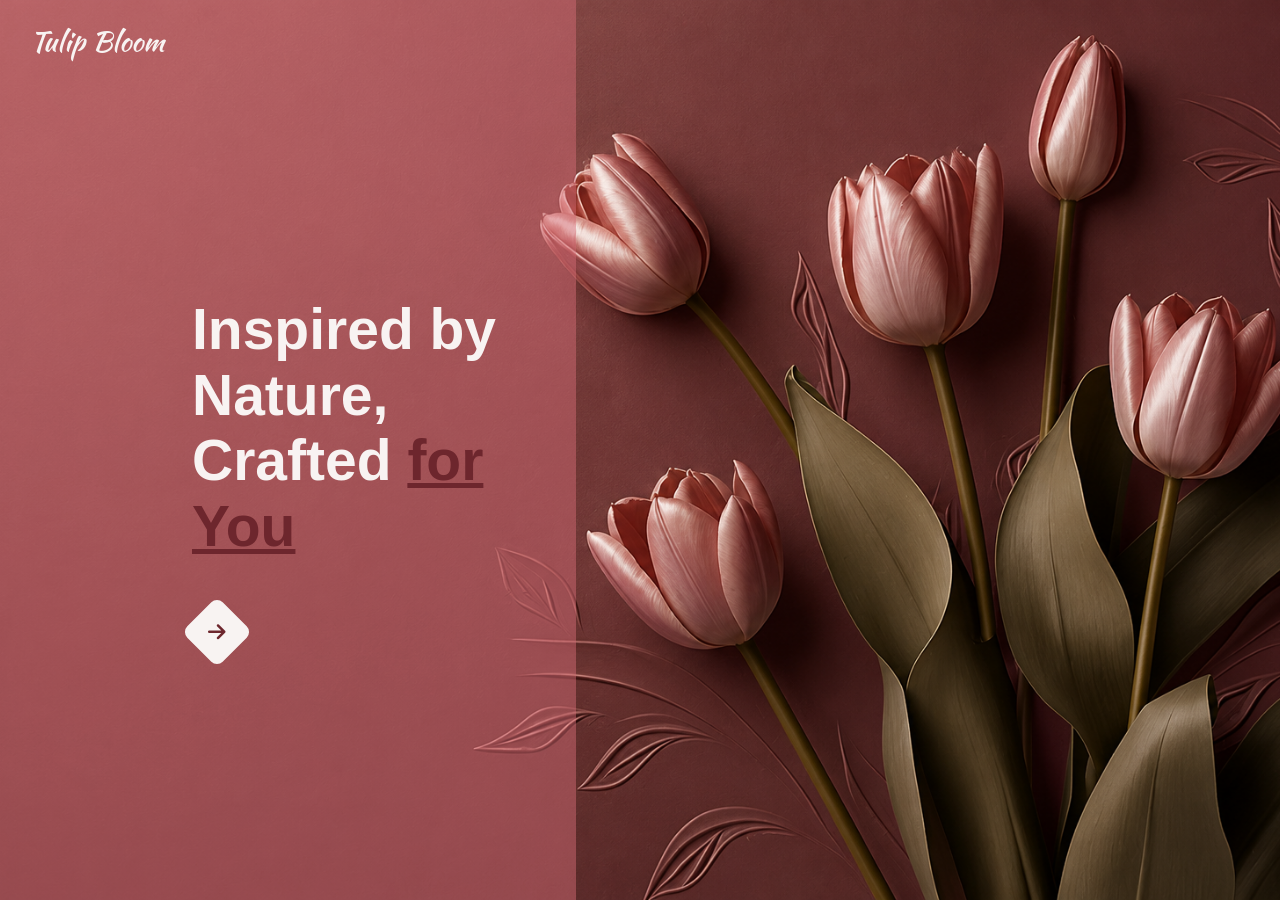
<file: index.html>
<!DOCTYPE html>
<html lang="en">
<head>
    <meta charset="UTF-8">
    <meta name="viewport" content="width=device-width, initial-scale=1.0">
    <title>Tulip Bloom</title>
    
    <!-- CSS Files -->
    <link rel="stylesheet" href="normlize.css">
    <link rel="stylesheet" href="intro.css">
    
    <!-- Fonts & Icons -->
    <link rel="stylesheet" href="https://cdnjs.cloudflare.com/ajax/libs/font-awesome/6.5.2/css/all.min.css">
    <link rel="preconnect" href="https://fonts.googleapis.com">
    <link rel="preconnect" href="https://fonts.gstatic.com" crossorigin>
    <link href="https://fonts.googleapis.com/css2?family=Kaushan+Script&display=swap" rel="stylesheet">
</head>
<body>

    <!-- الحاوية الأساسية -->
    <div class="slider-wrapper">
        
        <!-- 1. صفحة الـ Store (على الشمال مخفية في الأول) -->
        <div class="store-page">
            <iframe src="login.html" id="storeIframe"></iframe>
        </div>

        <!-- 2. صفحة الـ Landing (اللي باينة في الأول) -->
        <div class="landing-page">
            <div class="logo">Tulip Bloom</div>
            <div class="tagline">
                <h2>Inspired by Nature, Crafted <span>for You</span></h2>
                <div class="btn-container" id="previewBtn">
                    <div class="button">
                        <i class="fa-solid fa-arrow-right"></i>
                    </div>
                </div>
            </div>
        </div>

    </div>

    <script>
        document.addEventListener("DOMContentLoaded", () => {

        const previewBtn = document.getElementById("previewBtn");
        if (previewBtn) {
            previewBtn.addEventListener("click", () => {
            document.body.classList.add("slide-active");
            });
        }
        });     
    </script>
</body>
</html>
</file>
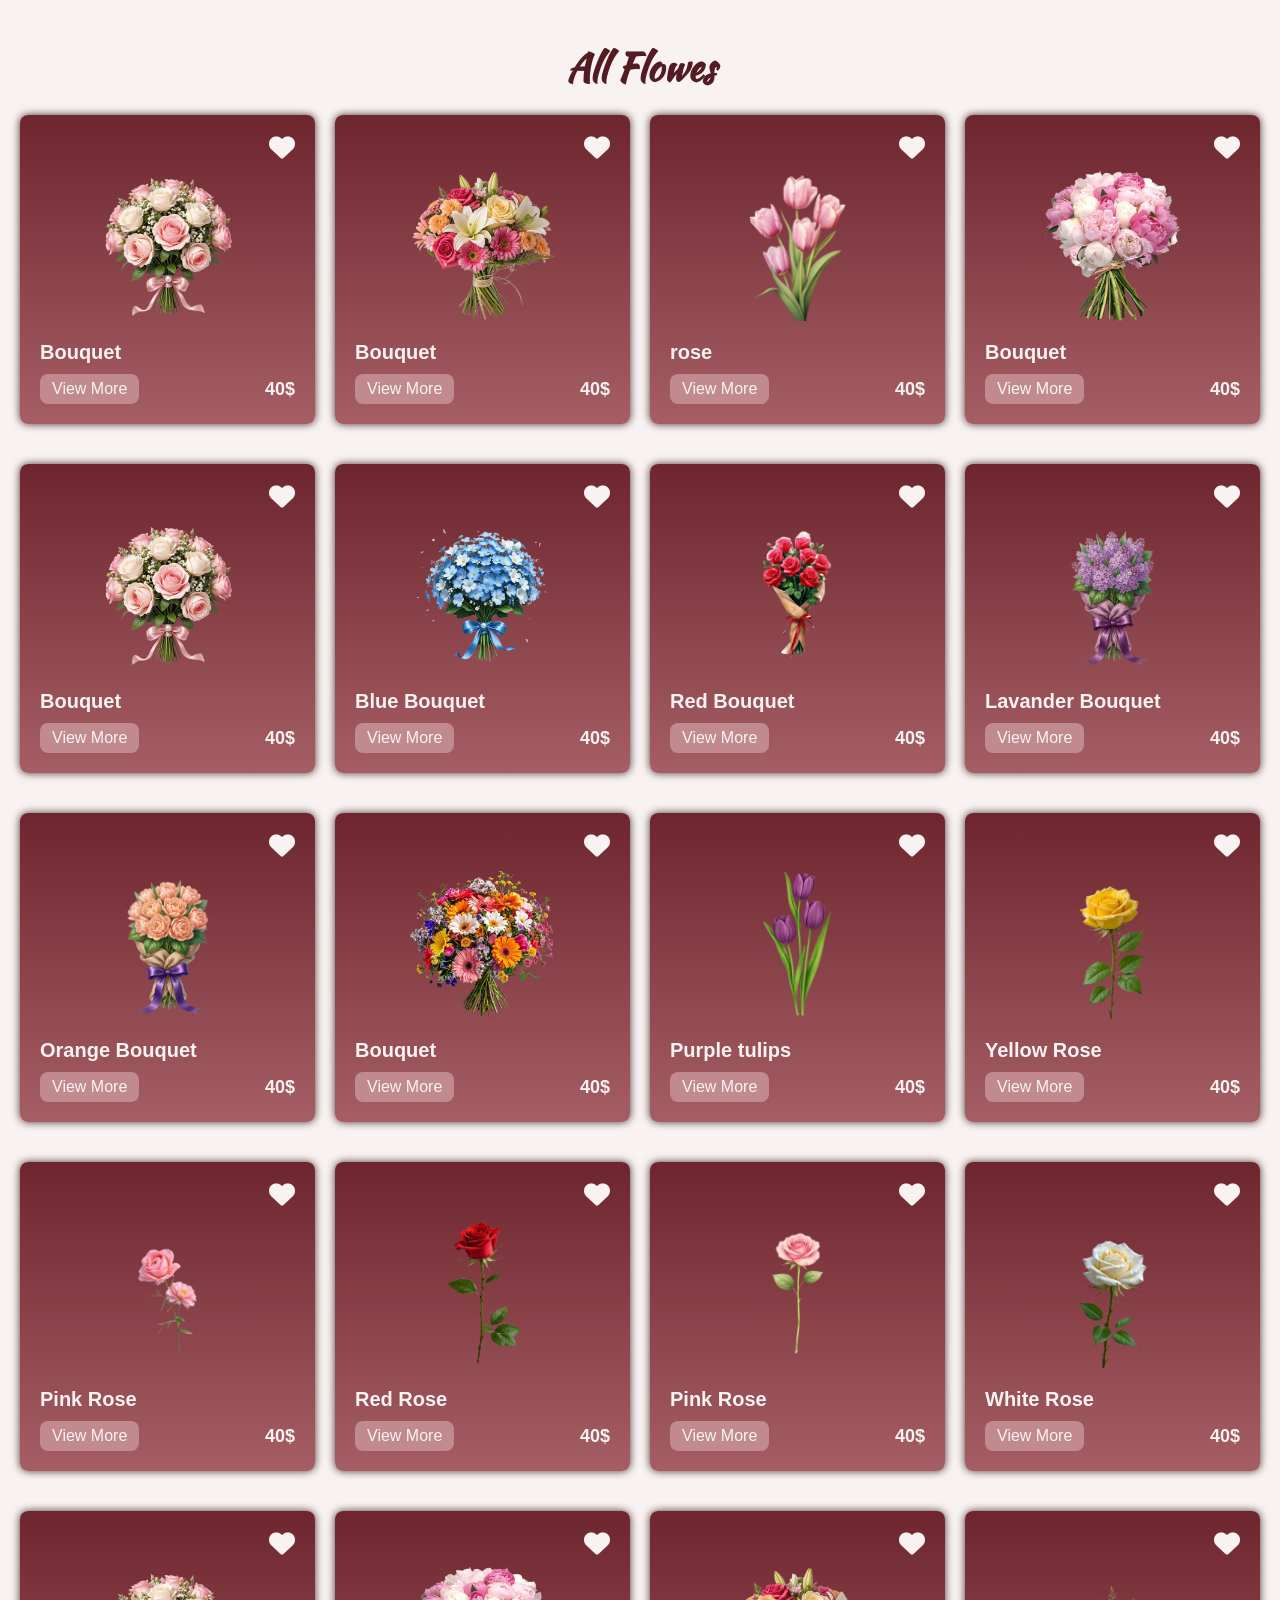
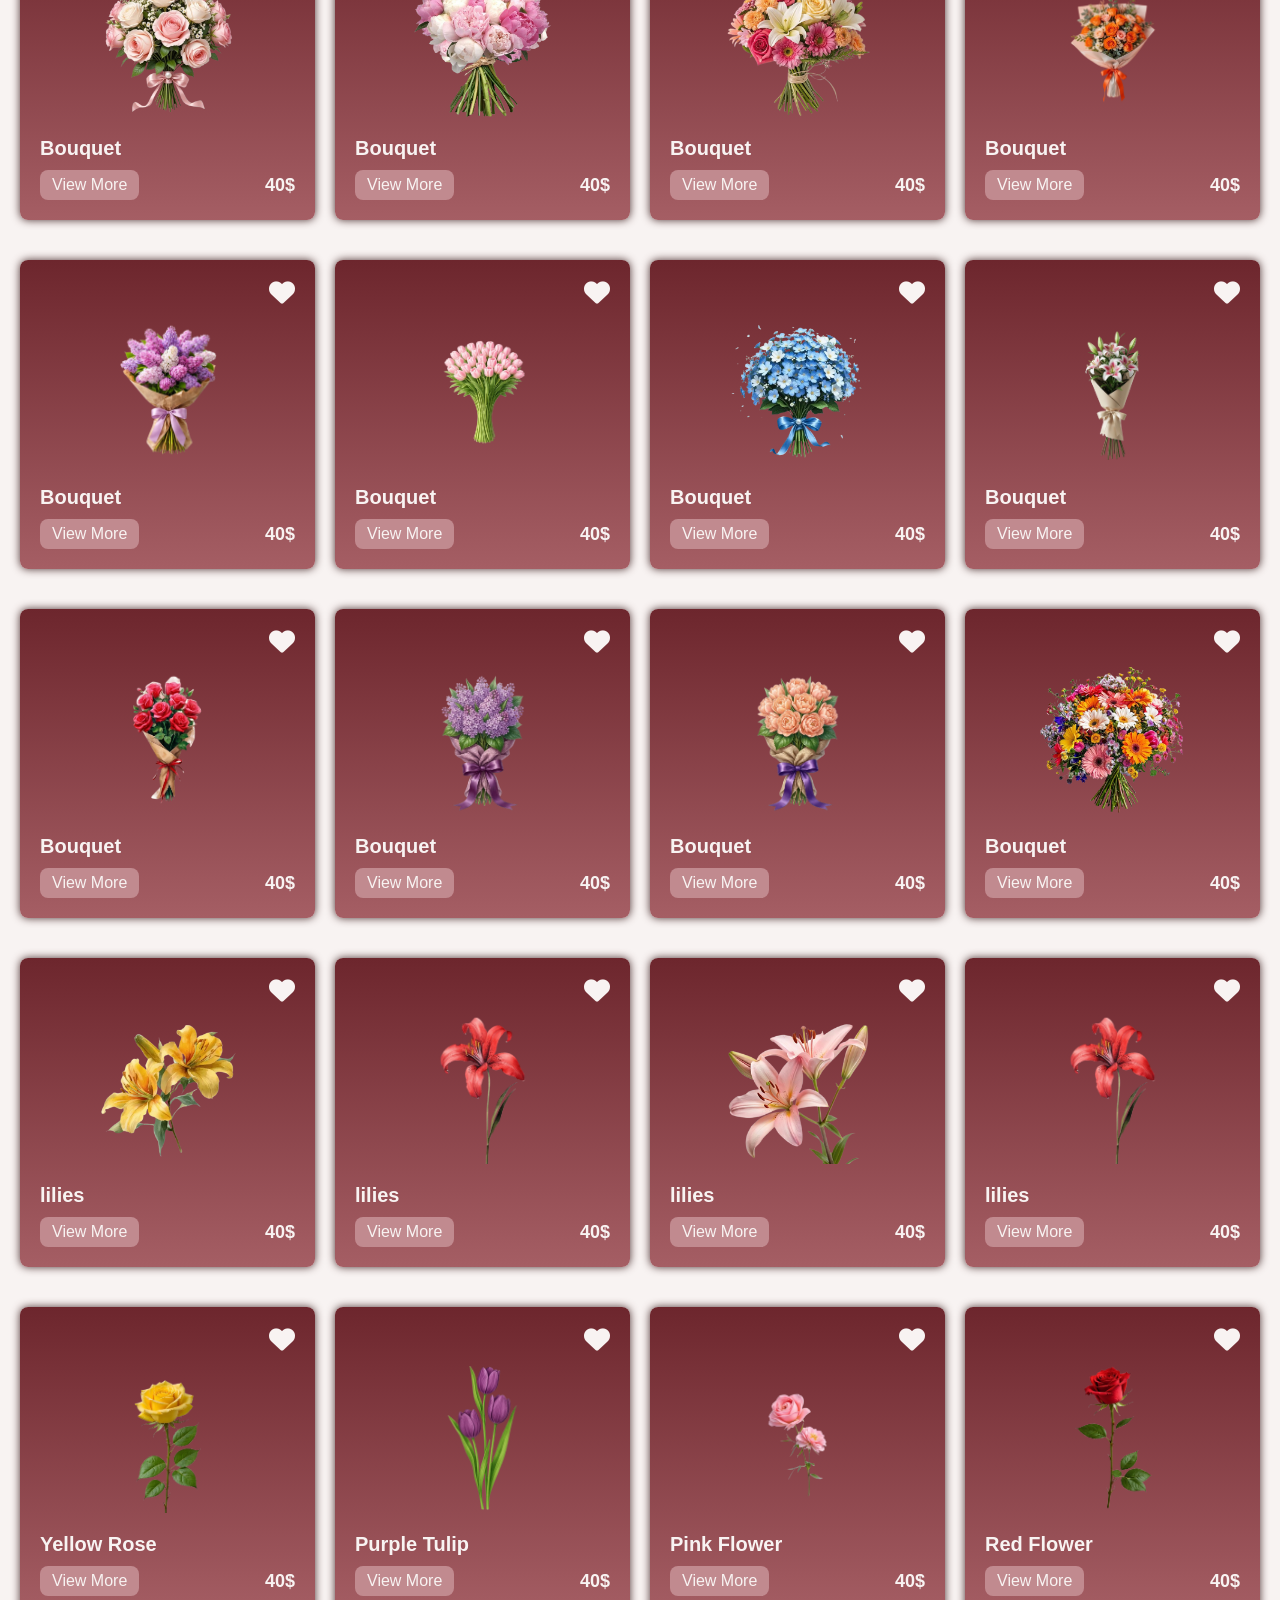
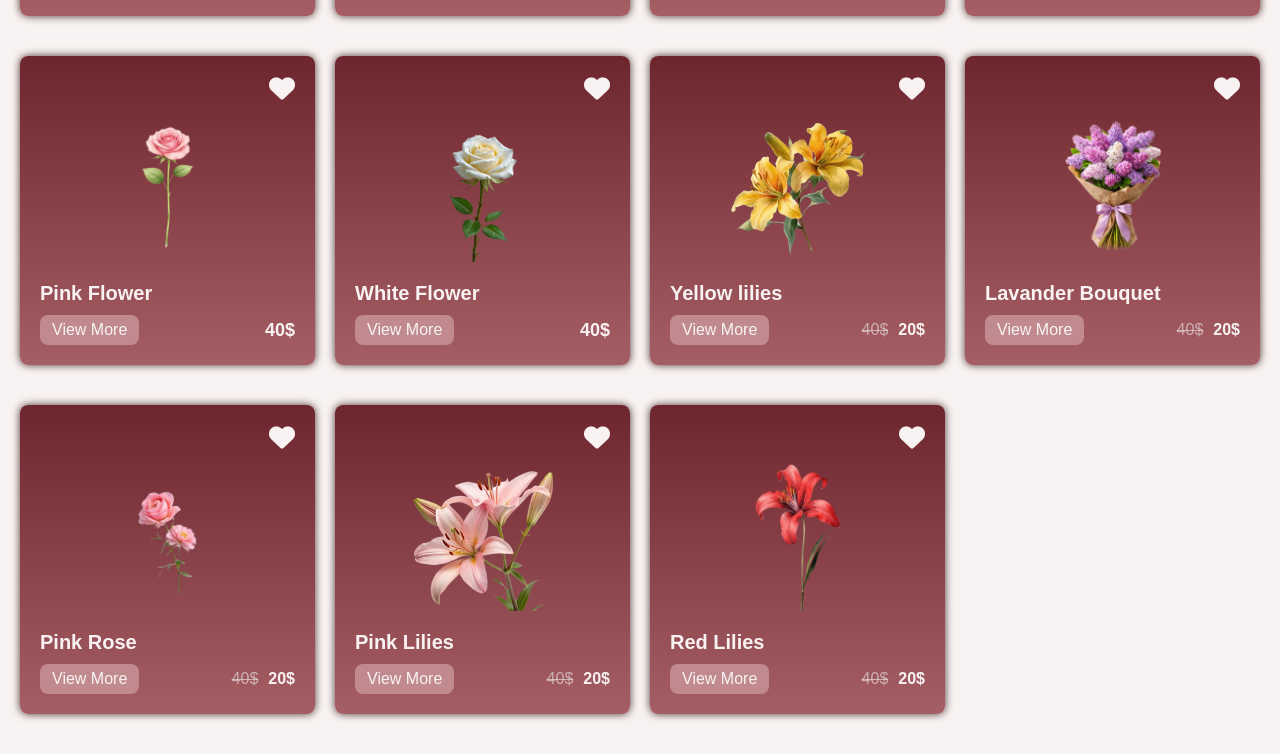
<file: all.html>
<!DOCTYPE html>
<html lang="en">
<head>
    <meta charset="UTF-8">
    <meta name="viewport" content="width=device-width, initial-scale=1.0">
    <title>Document</title>
    <link rel="stylesheet" href="roses.css">
    <link rel="stylesheet" href="popup.css">
    <link rel="stylesheet" href="https://cdnjs.cloudflare.com/ajax/libs/font-awesome/6.5.2/css/all.min.css">
    <link rel="preconnect" href="https://fonts.googleapis.com">
    <link rel="preconnect" href="https://fonts.gstatic.com" crossorigin>
    <link href="https://fonts.googleapis.com/css2?family=Kaushan+Script&display=swap" rel="stylesheet">
</head>
<body>
    <h1>All Flowes</h1>
    <div class="items">
        <div class="item"  data-title="Pink Tulip"
                            data-price="$25"
                            data-desc="Fresh pink tulips with elegant wrapping."
                            data-img="imeges/item4.png">
            <i class="fa-solid fa-heart heart"></i>
            <img src="imeges/item4.png" alt="">
            <p>Bouquet</p>
            <div>
                <p class=view>View More</p>
                <p>40$</p>
            </div>
        </div>
        <div class="item"  data-title="Bouquet"
                            data-price="$25"
                            data-desc="Fresh Bouquet with elegant wrapping."
                            data-img="imeges/item1.png">
            <i class="fa-solid fa-heart heart"></i>
            <img src="imeges/item1.png" alt="">
            <p>Bouquet</p>
            <div>
                <p class=view>View More</p>
                <p>40$</p>
            </div>
        </div>
        <div class="item"  data-title="Pink Tulip"
                            data-price="$25"
                            data-desc="Fresh pink tulips with elegant wrapping."
                            data-img="imeges/item2.png">
            <i class="fa-solid fa-heart heart"></i>
            <img src="imeges/item2.png" alt="">
            <p>rose</p>
            <div>
                <p class=view>View More</p>
                <p>40$</p>
            </div>
        </div>
        <div class="item"  data-title="Bouquet"
                            data-price="$25"
                            data-desc="Fresh Bouquet with elegant wrapping."
                            data-img="imeges/item3.png">
            <i class="fa-solid fa-heart heart"></i>
            <img src="imeges/item3.png" alt="">
            <p>Bouquet</p>
            <div>
                <p class=view>View More</p>
                <p>40$</p>
            </div>
        </div>
        <div class="item"  data-title="Bouquet"
                            data-price="$25"
                            data-desc="Fresh Bouquet with elegant wrapping."
                            data-img="imeges/item4.png">
            <i class="fa-solid fa-heart heart"></i>
            <img src="imeges/item4.png" alt="">
            <p>Bouquet</p>
            <div>
                <p class=view>View More</p>
                <p>40$</p>
            </div>
        </div>
        <div class="item"  data-title="Blue Bouquet"
                            data-price="$25"
                            data-desc="Fresh Blue Bouquet with elegant wrapping."
                            data-img="imeges/item5.png">
            <i class="fa-solid fa-heart heart"></i>
            <img src="imeges/item5.png" alt="">
            <p>Blue Bouquet</p>
            <div>
                <p class=view>View More</p>
                <p>40$</p>
            </div>
        </div>
        <div class="item"  data-title="Red Bouquet"
                            data-price="$25"
                            data-desc="Fresh Red Bouquet with elegant wrapping."
                            data-img="imeges/item6.png">
            <i class="fa-solid fa-heart heart"></i>
            <img src="imeges/item6.png" alt="">
            <p>Red Bouquet</p>
            <div>
                <p class=view>View More</p>
                <p>40$</p>
            </div>
        </div>
        <div class="item"  data-title="Lavander Bouquet"
                            data-price="$25"
                            data-desc="Fresh Lavander Bouquet with elegant wrapping."
                            data-img="imeges/item7.png">
            <i class="fa-solid fa-heart heart"></i>
            <img src="imeges/item7.png" alt="">
            <p>Lavander Bouquet</p>
            <div>
                <p class=view>View More</p>
                <p>40$</p>
            </div>
        </div>
        <div class="item"  data-title="Orange Bouquet"
                            data-price="$25"
                            data-desc="Fresh Orange Bouquet with elegant wrapping."
                            data-img="imeges/item8.png">
            <i class="fa-solid fa-heart heart"></i>
            <img src="imeges/item8.png" alt="">
            <p>Orange Bouquet</p>
            <div>
                <p class=view>View More</p>
                <p>40$</p>
            </div>
        </div>
        <div class="item"  data-title="Bouquet"
                            data-price="$25"
                            data-desc="Fresh Bouquet with elegant wrapping."
                            data-img="imeges/item9.png">
            <i class="fa-solid fa-heart heart"></i>
            <img src="imeges/item9.png" alt="">
            <p>Bouquet</p>
            <div>
                <p class=view>View More</p>
                <p>40$</p>
            </div>
        </div>
        <div class="item"  data-title="Purple Tulip"
                            data-price="$25"
                            data-desc="Fresh Purple tulips with elegant wrapping."
                            data-img="imeges/rose1.png">
            <i class="fa-solid fa-heart heart"></i>
            <img src="imeges/rose1.png" alt="">
            <p>Purple tulips</p>
            <div>
                <p class=view>View More</p>
                <p>40$</p>
            </div>
        </div>
        <div class="item"  data-title="Yellow rose"
                            data-price="$25"
                            data-desc="Fresh Yellow rose with elegant wrapping."
                            data-img="imeges/rose2.png">
            <i class="fa-solid fa-heart heart"></i>
            <img src="imeges/rose2.png" alt="">
            <p>Yellow Rose</p>
            <div>
                <p class=view>View More</p>
                <p>40$</p>
            </div>
        </div>
        <div class="item"  data-title="Pink Rose"
                            data-price="$25"
                            data-desc="Fresh Pink Rose with elegant wrapping."
                            data-img="imeges/rose3.png">
            <i class="fa-solid fa-heart heart"></i>
            <img src="imeges/rose3.png" alt="">
            <p>Pink Rose</p>
            <div>
                <p class=view>View More</p>
                <p>40$</p>
            </div>
        </div>
        <div class="item"   data-title="Red Rose"
                            data-price="$25"
                            data-desc="Fresh Red Rose with elegant wrapping."
                            data-img="imeges/rose4.png">
            <i class="fa-solid fa-heart heart"></i>
            <img src="imeges/rose4.png" alt="">
            <p>Red Rose</p>
            <div>
                <p class=view>View More</p>
                <p>40$</p>
            </div>
        </div>
        <div class="item"   data-title="Pink Rose"
                            data-price="$25"
                            data-desc="Fresh pink Rose with elegant wrapping."
                            data-img="imeges/rose5.png">
            <i class="fa-solid fa-heart heart"></i>
            <img src="imeges/rose5.png" alt="">
            <p>Pink Rose</p>
            <div>
                <p class=view>View More</p>
                <p>40$</p>
            </div>
        </div>
        <div class="item"   data-title="White Rose"
                            data-price="$25"
                            data-desc="Fresh White Rose with elegant wrapping."
                            data-img="imeges/rose6.png">
            <i class="fa-solid fa-heart heart"></i>
            <img src="imeges/rose6.png" alt="">
            <p>White Rose</p>
            <div>
                <p class=view>View More</p>
                <p>40$</p>
            </div>
        </div>
        
        <div class="item" data-title="Pink & White Flowers Bouquet"
                            data-price="$25"
                            data-desc="Fresh Pink & White Flowers Bouquet with elegant wrapping."
                            data-img="imeges/item4.png">
            <i class="fa-solid fa-heart heart"></i>
            <img src="imeges/item4.png" alt="">
            <p>Bouquet</p>
            <div>
                <p class="view">View More</p>
                <p>40$</p>
            </div>
        </div>
        <div class="item" data-title="Pink & White Flowers Bouquet"
                            data-price="$25"
                            data-desc="Fresh Pink & White Flowers Bouquet with elegant wrapping."
                            data-img="imeges/item3.png">
            <i class="fa-solid fa-heart heart"></i>
            <img src="imeges/item3.png" alt="">
            <p>Bouquet</p>
            <div>
                <p class="view">View More</p>
                <p>40$</p>
            </div>
        </div>
        <div class="item" data-title="Bouquet"
                            data-price="$25"
                            data-desc="Fresh Bouquet with elegant wrapping."
                            data-img="imeges/item1.png">
            <i class="fa-solid fa-heart heart"></i>
            <img src="imeges/item1.png" alt="">
            <p>Bouquet</p>
            <div>
                <p class="view">View More</p>
                <p>40$</p>
            </div>
        </div>
        <div class="item" data-title="Orange Bouquet"
                            data-price="$25"
                            data-desc="Fresh Orange Bouquet with elegant wrapping."
                            data-img="imeges/boq3.png">
            <i class="fa-solid fa-heart heart"></i>
            <img src="imeges/boq3.png" alt="">
            <p>Bouquet</p>
            <div>
                <p class="view">View More</p>
                <p>40$</p>
            </div>
        </div>
        <div class="item" data-title="Lavander Bouquet"
                            data-price="$25"
                            data-desc="Fresh Lavander Bouquet with elegant wrapping."
                            data-img="imeges/li3.png">
            <i class="fa-solid fa-heart heart"></i>
            <img src="imeges/boq2.png" alt="">
            <p>Bouquet</p>
            <div>
                <p class="view">View More</p>
                <p>40$</p>
            </div>
        </div>
        <div class="item" data-title="Pink Tulip Bouquet"
                            data-price="$25"
                            data-desc="Fresh Pink Tulip Bouquet with elegant wrapping."
                            data-img="imeges/boq1.png">
            <i class="fa-solid fa-heart heart"></i>
            <img src="imeges/boq1.png" alt="">
            <p>Bouquet</p>
            <div>
                <p class="view">View More</p>
                <p>40$</p>
            </div>
        </div>
        <div class="item" data-title="Blue Bouquet"
                            data-price="$25"
                            data-desc="Fresh Blue Bouquet with elegant wrapping."
                            data-img="imeges/item5.png">
            <i class="fa-solid fa-heart heart"></i>
            <img src="imeges/item5.png" alt="">
            <p>Bouquet</p>
            <div>
                <p class="view">View More</p>
                <p>40$</p>
            </div>
        </div>
        <div class="item" data-title="Lilies Bouquet"
                            data-price="$25"
                            data-desc="Fresh Lilies Bouquet with elegant wrapping."
                            data-img="imeges/boq4.png">
            <i class="fa-solid fa-heart heart"></i>
            <img src="imeges/boq4.png" alt="">
            <p>Bouquet</p>
            <div>
                <p class="view">View More</p>
                <p>40$</p>
            </div>
        </div>
        <div class="item" data-title="Red Roses Bouquet"
                            data-price="$25"
                            data-desc="Fresh Red Roses Bouquet with elegant wrapping."
                            data-img="imeges/item6.png">
            <i class="fa-solid fa-heart heart"></i>
            <img src="imeges/item6.png" alt="">
            <p>Bouquet</p>
            <div>
                <p class="view">View More</p>
                <p>40$</p>
            </div>
        </div>
        <div class="item" data-title="Lavander Bouquet"
                            data-price="$25"
                            data-desc="Fresh Lavander Bouquet with elegant wrapping."
                            data-img="imeges/item7.png">
            <i class="fa-solid fa-heart heart"></i>
            <img src="imeges/item7.png" alt="">
            <p>Bouquet</p>
            <div>
                <p class="view">View More</p>
                <p>40$</p>
            </div>
        </div>
        <div class="item" data-title="baby Orange Bouquet"
                            data-price="$25"
                            data-desc="Fresh Red Lilies with elegant wrapping."
                            data-img="imeges/item8.png">
            <i class="fa-solid fa-heart heart"></i>
            <img src="imeges/item8.png" alt="">
            <p>Bouquet</p>
            <div>
                <p class="view">View More</p>
                <p>40$</p>
            </div>
        </div>
        <div class="item" data-title="Bouquet"
                            data-price="$25"
                            data-desc="Fresh Bouquet with elegant wrapping."
                            data-img="imeges/item9.png">
            <i class="fa-solid fa-heart heart"></i>
            <img src="imeges/item9.png" alt="">
            <p>Bouquet</p>
            <div>
                <p class="view">View More</p>
                <p>40$</p>
            </div>
        </div>
        <div class="item"  data-title="Yellow Lilies"
                            data-price="$25"
                            data-desc="Fresh Yellow Lilies with elegant wrapping."
                            data-img="imeges/li2.png">
            <i class="fa-solid fa-heart heart"></i>
            <img src="imeges/li2.png" alt="">
            <p>lilies</p>
            <div>
                <p class="view">View More</p>
                <p>40$</p>
            </div>
        </div>
        <div class="item"  data-title="Red Lilies"
                            data-price="$25"
                            data-desc="Fresh Red Lilies with elegant wrapping."
                            data-img="imeges/li3.png">
            <i class="fa-solid fa-heart heart"></i>
            <img src="imeges/li3.png" alt="">
            <p>lilies</p>
            <div>
                <p class="view">View More</p>
                <p>40$</p>
            </div>
        </div>
        <div class="item"  data-title="Pink Lilies"
                            data-price="$25"
                            data-desc="Fresh pink lilies with elegant wrapping."
                            data-img="imeges/li4.png">
            <i class="fa-solid fa-heart heart"></i>
            <img src="imeges/li4.png" alt="">
            <p>lilies</p>
            <div>
                <p class="view">View More</p>
                <p>40$</p>
            </div>
        </div>
        <div class="item"  data-title="Red Lilies"
                            data-price="$25"
                            data-desc="Fresh Red Lilies with elegant wrapping."
                            data-img="imeges/li3.png">
            <i class="fa-solid fa-heart heart"></i>
            <img src="imeges/li3.png" alt="">
            <p>lilies</p>
            <div>
                <p class="view">View More</p>
                <p>40$</p>
            </div>
        </div>
        <div class="item"  data-title="Yellow Rose"
                            data-price="$25"
                            data-desc="Fresh Yellow Rose with elegant wrapping."
                            data-img="imeges/rose2.png">
            <i class="fa-solid fa-heart heart"></i>
            <img src="imeges/rose2.png" alt="">
            <p>Yellow Rose</p>
            <div>
                <p class="view">View More</p>
                <p>40$</p>
            </div>
        </div>
        <div class="item"  data-title="Purple Tulip"
                            data-price="$25"
                            data-desc="Fresh Purple Tulip with elegant wrapping."
                            data-img="imeges/rose1.png">
            <i class="fa-solid fa-heart heart"></i>
            <img src="imeges/rose1.png" alt="">
            <p>Purple Tulip</p>
            <div>
                <p class="view">View More</p>
                <p>40$</p>
            </div>
        </div>
        <div class="item"  data-title="Pink Flower"
                            data-price="$25"
                            data-desc="Fresh Purple Tulip with elegant wrapping."
                            data-img="imeges/rose3.png">
            <i class="fa-solid fa-heart heart"></i>
            <img src="imeges/rose3.png" alt="">
            <p>Pink Flower</p>
            <div>
                <p class="view">View More</p>
                <p>40$</p>
            </div>
        </div>
        <div class="item" data-title="Red Flower"
                            data-price="$25"
                            data-desc="Fresh Red Flower with elegant wrapping."
                            data-img="imeges/rose4.png">
            <i class="fa-solid fa-heart heart"></i>
            <img src="imeges/rose4.png" alt="">
            <p>Red Flower</p>
            <div>
                <p class="view">View More</p>
                <p>40$</p>
            </div>
        </div>
        <div class="item" data-title="Pink Flower"
                            data-price="$25"
                            data-desc="Fresh Pink Flower with elegant wrapping."
                            data-img="imeges/rose5.png">
            <i class="fa-solid fa-heart heart"></i>
            <img src="imeges/rose5.png" alt="">
            <p>Pink Flower</p>
            <div>
                <p class="view">View More</p>
                <p>40$</p>
            </div>
        </div>
        <div class="item" data-title="White Flower"
                            data-price="$25"
                            data-desc="Fresh White Flower with elegant wrapping."
                            data-img="imeges/rose5.png">
            <i class="fa-solid fa-heart heart"></i>
            <img src="imeges/rose6.png" alt="">
            <p>White Flower</p>
            <div>
                <p class="view">View More</p>
                <p>40$</p>
            </div>
        </div>
        <div class="item" data-title="Yellow lilies"
                            data-price="$25"
                            data-desc="Fresh Yellow lilies with elegant wrapping."
                            data-img="imeges/li2.png">
            <i class="fa-solid fa-heart heart"></i>
            <img src="imeges/li2.png" alt="">
            <p>Yellow lilies</p>
            <div>
                <p class="view">View More</p>
                <div>
                    <del>40$</del><span>20$</span>
                </div>
            </div>
        </div>
        <div class="item" data-title="Lavander Bouquet"
                            data-price="$25"
                            data-desc="Fresh Lavander Bouquet with elegant wrapping."
                            data-img="imeges/boq2.png">
            <i class="fa-solid fa-heart heart"></i>
            <img src="imeges/boq2.png" alt="">
            <p>Lavander Bouquet</p>
            <div>
                <p class="view">View More</p>
                <div>
                    <del>40$</del><span>20$</span>
                </div>
            </div>
        </div>
        <div class="item"  data-title="Pink Rose"
                            data-price="$25"
                            data-desc="Fresh Pink Rose with elegant wrapping."
                            data-img="imeges/rose3.png">
            <i class="fa-solid fa-heart heart"></i>
            <img src="imeges/rose3.png" alt="">
            <p>Pink Rose</p>
            <div>
                <p class="view">View More</p>
                <div>
                    <del>40$</del><span>20$</span>
                </div>
            </div>
        </div>
        <div class="item" data-title=" Pink Lilies"
                            data-price="$25"
                            data-desc="Fresh Pink Lilies with elegant wrapping."
                            data-img="imeges/li4.png">
            <i class="fa-solid fa-heart heart"></i>
            <img src="imeges/li4.png" alt="">
            <p> Pink Lilies</p>
            <div>
                <p class="view">View More</p>
                <div>
                    <del>40$</del><span>20$</span>
                </div>
            </div>
        </div>
        <div class="item" data-title="Red Lilies"
                            data-price="$25"
                            data-desc="Fresh Red Lilies with elegant wrapping."
                            data-img="imeges/li3.png">
            <i class="fa-solid fa-heart heart"></i>
            <img src="imeges/li3.png" alt="">
            <p>Red Lilies</p>
            <div>
                <p class="view">View More</p>
                <div>
                    <del>40$</del><span>20$</span>
                </div>
            </div>
        </div>
    </div>
    <div class="popup" id="popup">

        <div class="popup-content">

            <span class="close">&times;</span>

            <img id="popup-img">

            <h2 id="popup-title"></h2>

            <p id="popup-price"></p>

            <p id="popup-desc"></p>

            <div class="quantity">

                <button id="minus">-</button>

                <span id="count">1</span>

                <button id="plus">+</button>

            </div>

            <button>Add To Cart</button>

        </div>

    <script src="products.js"></script>
    <script src="store.js"></script>
    <script src="popup.js"></script>
</body>
</html>
</file>
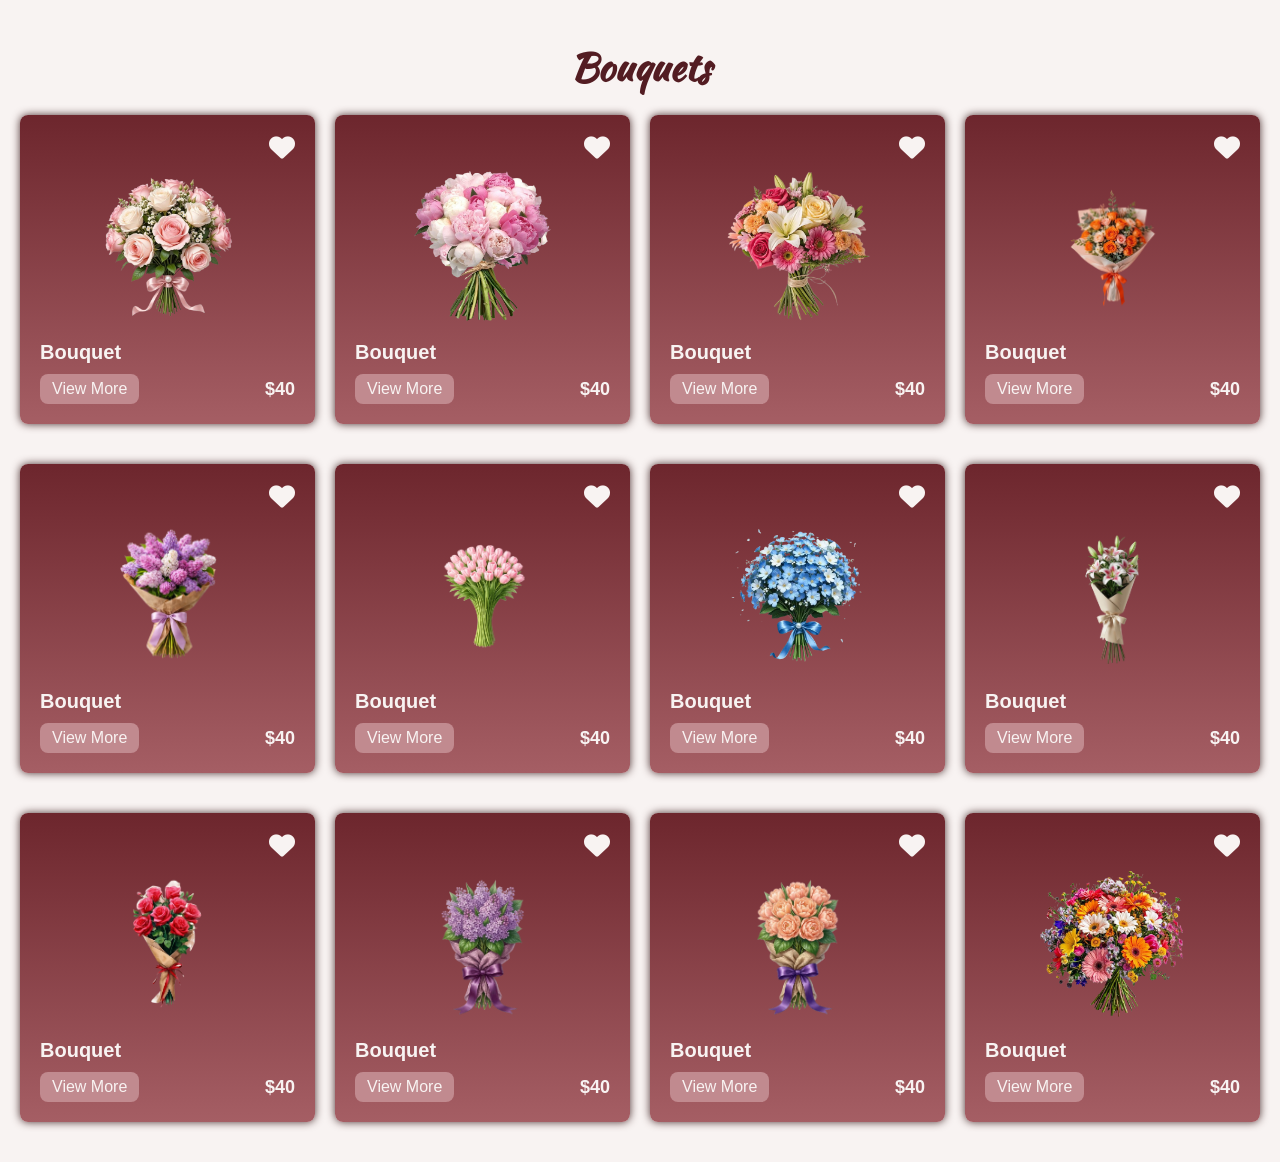
<file: bouquets.html>
<!DOCTYPE html>
<html lang="en">
<head>
    <meta charset="UTF-8">
    <meta name="viewport" content="width=device-width, initial-scale=1.0">
    <title>Bouquets - Flower Store</title>
    
    <!-- CSS Links -->
    <link rel="stylesheet" href="roses.css">
    <link rel="stylesheet" href="popup.css">
    <link rel="stylesheet" href="https://cdnjs.cloudflare.com/ajax/libs/font-awesome/6.5.2/css/all.min.css">
    <link rel="preconnect" href="https://fonts.googleapis.com">
    <link rel="preconnect" href="https://fonts.gstatic.com" crossorigin>
    <link href="https://fonts.googleapis.com/css2?family=Kaushan+Script&display=swap" rel="stylesheet">
</head>
<body>

    <h1>Bouquets</h1>

    <div class="items">
        <!-- Item 1 -->
        <div class="item" 
             data-title="Pink & White Flowers Bouquet"
             data-price="$40"
             data-desc="Fresh Pink & White Flowers Bouquet with elegant wrapping."
             data-img="imeges/item4.png">
            <i class="fa-solid fa-heart heart"></i>
            <img src="imeges/item4.png" alt="Pink & White Flowers Bouquet">
            <p>Bouquet</p>
            <div>
                <p class="view">View More</p>
                <p>$40</p>
            </div>
        </div>

        <!-- Item 2 -->
        <div class="item" 
             data-title="Pink & White Flowers Bouquet"
             data-price="$40"
             data-desc="Fresh Pink & White Flowers Bouquet with elegant wrapping."
             data-img="imeges/item3.png">
            <i class="fa-solid fa-heart heart"></i>
            <img src="imeges/item3.png" alt="Pink & White Flowers Bouquet">
            <p>Bouquet</p>
            <div>
                <p class="view">View More</p>
                <p>$40</p>
            </div>
        </div>

        <!-- Item 3 -->
        <div class="item" 
             data-title="Classic Bouquet"
             data-price="$40"
             data-desc="Fresh Bouquet with elegant wrapping."
             data-img="imeges/item1.png">
            <i class="fa-solid fa-heart heart"></i>
            <img src="imeges/item1.png" alt="Classic Bouquet">
            <p>Bouquet</p>
            <div>
                <p class="view">View More</p>
                <p>$40</p>
            </div>
        </div>

        <!-- Item 4 -->
        <div class="item" 
             data-title="Orange Bouquet"
             data-price="$40"
             data-desc="Fresh Orange Bouquet with elegant wrapping."
             data-img="imeges/boq3.png">
            <i class="fa-solid fa-heart heart"></i>
            <img src="imeges/boq3.png" alt="Orange Bouquet">
            <p>Bouquet</p>
            <div>
                <p class="view">View More</p>
                <p>$40</p>
            </div>
        </div>

        <!-- Item 5 (Fixed Image Path) -->
        <div class="item" 
             data-title="Lavender Bouquet"
             data-price="$40"
             data-desc="Fresh Lavender Bouquet with elegant wrapping."
             data-img="imeges/boq2.png">
            <i class="fa-solid fa-heart heart"></i>
            <img src="imeges/boq2.png" alt="Lavender Bouquet">
            <p>Bouquet</p>
            <div>
                <p class="view">View More</p>
                <p>$40</p>
            </div>
        </div>

        <!-- Item 6 -->
        <div class="item" 
             data-title="Pink Tulip Bouquet"
             data-price="$40"
             data-desc="Fresh Pink Tulip Bouquet with elegant wrapping."
             data-img="imeges/boq1.png">
            <i class="fa-solid fa-heart heart"></i>
            <img src="imeges/boq1.png" alt="Pink Tulip Bouquet">
            <p>Bouquet</p>
            <div>
                <p class="view">View More</p>
                <p>$40</p>
            </div>
        </div>

        <!-- Item 7 -->
        <div class="item" 
             data-title="Blue Bouquet"
             data-price="$40"
             data-desc="Fresh Blue Bouquet with elegant wrapping."
             data-img="imeges/item5.png">
            <i class="fa-solid fa-heart heart"></i>
            <img src="imeges/item5.png" alt="Blue Bouquet">
            <p>Bouquet</p>
            <div>
                <p class="view">View More</p>
                <p>$40</p>
            </div>
        </div>

        <!-- Item 8 -->
        <div class="item" 
             data-title="Lilies Bouquet"
             data-price="$40"
             data-desc="Fresh Lilies Bouquet with elegant wrapping."
             data-img="imeges/boq4.png">
            <i class="fa-solid fa-heart heart"></i>
            <img src="imeges/boq4.png" alt="Lilies Bouquet">
            <p>Bouquet</p>
            <div>
                <p class="view">View More</p>
                <p>$40</p>
            </div>
        </div>

        <!-- Item 9 -->
        <div class="item" 
             data-title="Red Roses Bouquet"
             data-price="$40"
             data-desc="Fresh Red Roses Bouquet with elegant wrapping."
             data-img="imeges/item6.png">
            <i class="fa-solid fa-heart heart"></i>
            <img src="imeges/item6.png" alt="Red Roses Bouquet">
            <p>Bouquet</p>
            <div>
                <p class="view">View More</p>
                <p>$40</p>
            </div>
        </div>

        <!-- Item 10 -->
        <div class="item" 
             data-title="Lavender Bouquet"
             data-price="$40"
             data-desc="Fresh Lavender Bouquet with elegant wrapping."
             data-img="imeges/item7.png">
            <i class="fa-solid fa-heart heart"></i>
            <img src="imeges/item7.png" alt="Lavender Bouquet">
            <p>Bouquet</p>
            <div>
                <p class="view">View More</p>
                <p>$40</p>
            </div>
        </div>

        <!-- Item 11 -->
        <div class="item" 
             data-title="Baby Orange Bouquet"
             data-price="$40"
             data-desc="Fresh Red Lilies with elegant wrapping."
             data-img="imeges/item8.png">
            <i class="fa-solid fa-heart heart"></i>
            <img src="imeges/item8.png" alt="Baby Orange Bouquet">
            <p>Bouquet</p>
            <div>
                <p class="view">View More</p>
                <p>$40</p>
            </div>
        </div>

        <!-- Item 12 -->
        <div class="item" 
             data-title="Elegant Bouquet"
             data-price="$40"
             data-desc="Fresh Bouquet with elegant wrapping."
             data-img="imeges/item9.png">
            <i class="fa-solid fa-heart heart"></i>
            <img src="imeges/item9.png" alt="Elegant Bouquet">
            <p>Bouquet</p>
            <div>
                <p class="view">View More</p>
                <p>$40</p>
            </div>
        </div>
    </div>

    <!-- Popup Window -->
    <div class="popup" id="popup">
        <div class="popup-content">
            <span class="close">&times;</span>
            <img id="popup-img" alt="Product Image">
            <h2 id="popup-title"></h2>
            <p id="popup-price"></p>
            <p id="popup-desc"></p>
            <div class="quantity">
                <button id="minus">-</button>
                <span id="count">1</span>
                <button id="plus">+</button>
            </div>
            <button class="add-to-cart-btn">Add To Cart</button>
        </div>
    </div>

    <!-- JavaScript Files -->
    <script src="products.js"></script>
    <script src="popup.js"></script>
    <script src="store.js"></script>
</body>
</html>
</file>
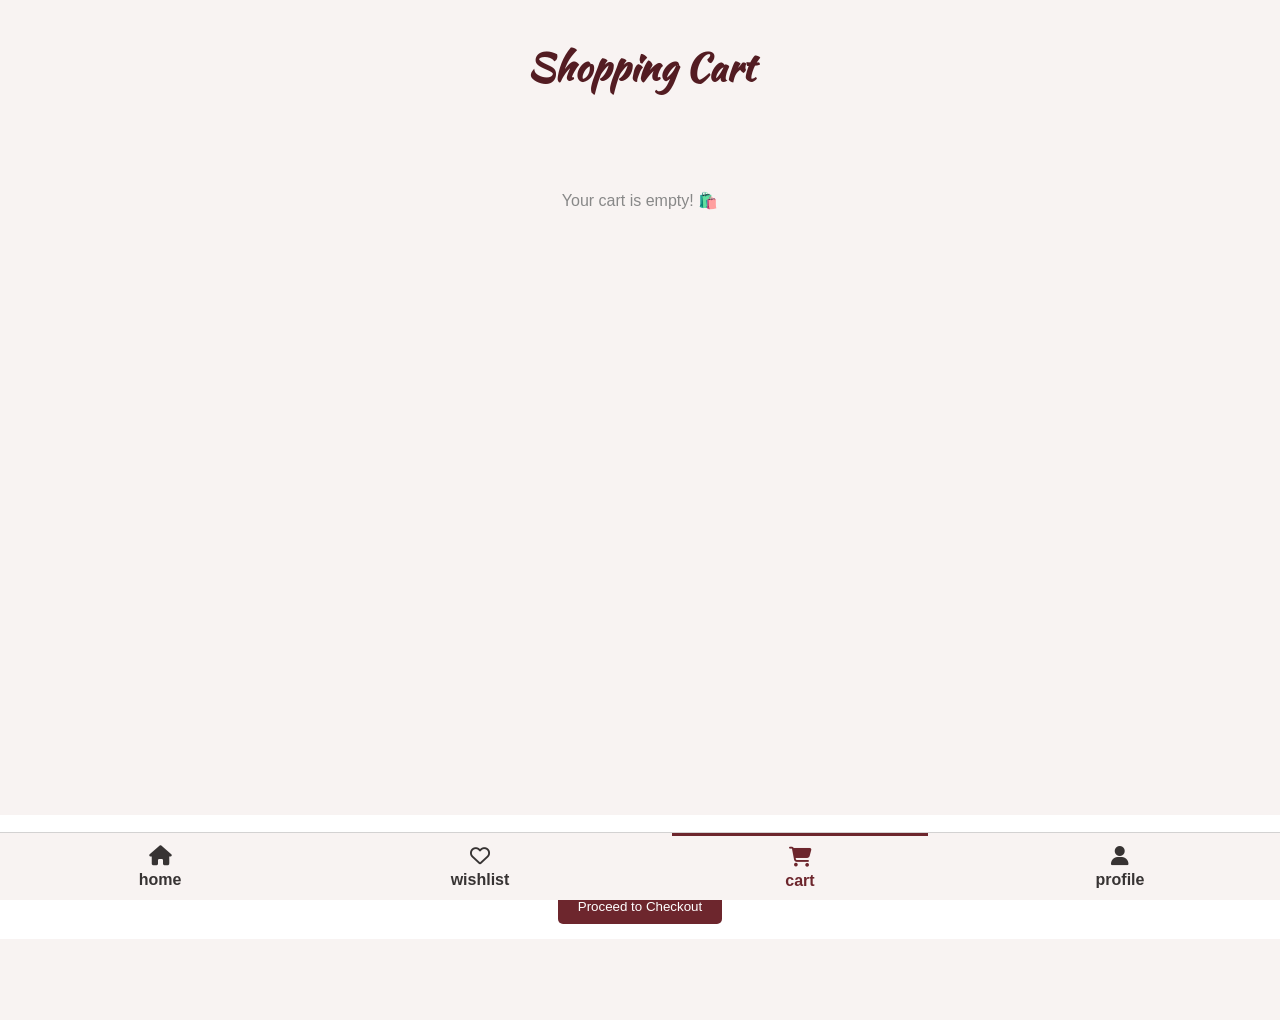
<file: cart.html>
<!DOCTYPE html>
<html lang="en">
<head>
    <meta charset="UTF-8">
    <meta name="viewport" content="width=device-width, initial-scale=1.0">
    <title>Cart</title>
    <link rel="stylesheet" href="roses.css">
    <link rel="stylesheet" href="popup.css">
    <link rel="stylesheet" href="https://cdnjs.cloudflare.com/ajax/libs/font-awesome/6.5.2/css/all.min.css">
    <link rel="preconnect" href="https://fonts.googleapis.com">
    <link rel="preconnect" href="https://fonts.gstatic.com" crossorigin>
    <link href="https://fonts.googleapis.com/css2?family=Kaushan+Script&display=swap" rel="stylesheet">
    <style>
        body{
            height: 100vh;
            overflow-y: hidden;
            padding-bottom: 80px;
        }
        #cart-container {
            height: calc(100vh - (240px));
            overflow-y: auto;
            padding: 20px;
        }
        .cart-summary {
            padding: 15px;
            text-align: center;
            background: #fff;
        }
        footer{
            display: flex;
            justify-content: space-around;
            align-items: center;
            border-top:1px solid rgb(211, 210, 210);
            position:fixed;
            bottom: 0;
            width: 100%;
            z-index: 1000;
            background-color: var(--back-ground);
        }
        footer .fitem{
            display: flex;
        flex-direction: column;
        align-items: center;
        justify-content: center;
        padding: 10px 0;
        width: 20%;
        }
        footer .fitem p{
            margin-bottom: 0px;
            margin-top: 3px;
            color: rgb(55, 51, 51); 
            font-weight: bold;
        }
        footer .fitem a{
            color: rgb(55, 51, 51); 
            font-size: 20px;
        }
        footer .fitem.active{
            border-top:3px solid var(--alt-color); 
        }
        footer .fitem.active i,
        footer .fitem.active p{
            color:var(--alt-color);
        }
    </style>
</head>
<body>
    <h1>Shopping Cart</h1>
    
    <!-- مكان عرض منتجات السلة -->
    <div id="cart-container"></div>

    <!-- إجمالي السعر وزر الشراء -->
    <div class="cart-summary">
        <h3>Total: <span id="total-price">0</span> EGP</h3>
        <button id="checkout-btn" style="padding: 10px 20px; background: var(--alt-color, #ff4d6d); color: white; border: none; border-radius: 5px; cursor: pointer;">Proceed to Checkout</button>
    </div>

    <footer>
        <div class="fitem">
            <a href="store.html" class="f"><i class="fa-solid fa-house"></i></a>
            <p class="f">home</p>
        </div>
        <div class="fitem">
            <a href="fav.html" class="f"><i class="fa-regular fa-heart"></i></a>
            <p class="f">wishlist</p>
        </div>
        <div class="fitem active">
            <a href="cart.html" class="f"><i class="fa-solid fa-cart-shopping"></i></a>
            <p class="f">cart</p>
        </div>
        <div class="fitem ">
                <a href="profile.html" class="f"><i class="fa-solid fa-user"></i></a>
                <p class="f">profile</p>
            </div>
    </footer>

    <script src="products.js"></script>
    <script src="store.js"></script>
    <script src="popup.js"></script>
</body>
</html>
</file>
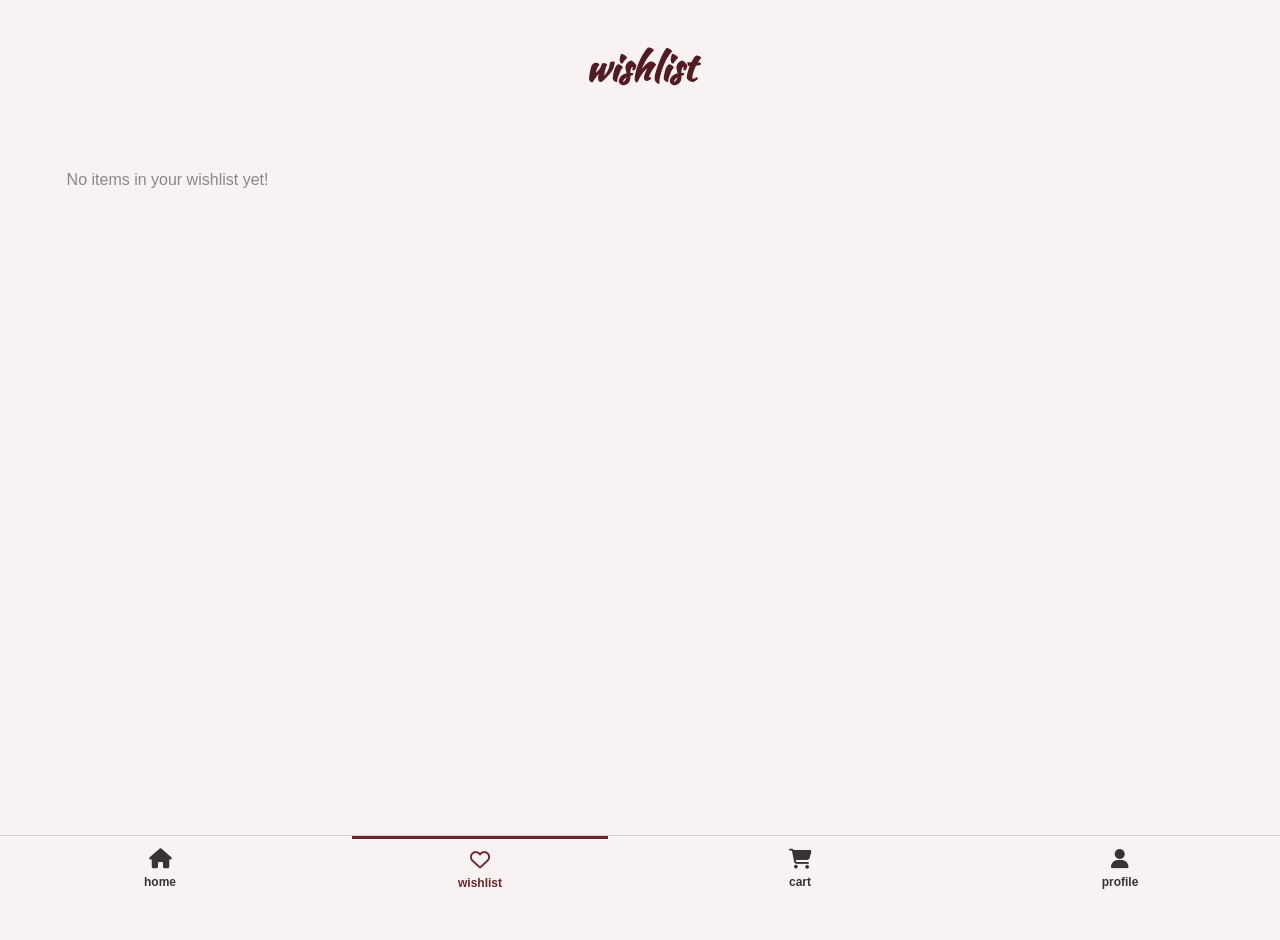
<file: fav.html>
<!DOCTYPE html>
<html lang="en">
<head>
    <meta charset="UTF-8">
    <meta name="viewport" content="width=device-width, initial-scale=1.0">
    <title>wishlist</title>
    <link rel="stylesheet" href="roses.css">
    
    <link rel="stylesheet" href="popup.css">
    <link rel="stylesheet" href="https://cdnjs.cloudflare.com/ajax/libs/font-awesome/6.5.2/css/all.min.css">
    <link rel="preconnect" href="https://fonts.googleapis.com">
    <link rel="preconnect" href="https://fonts.gstatic.com" crossorigin>
    <link href="https://fonts.googleapis.com/css2?family=Kaushan+Script&display=swap" rel="stylesheet">
    <style>
        body{
            height: 100vh;
            overflow-y: hidden;
        }
        #fav{
            overflow-y: auto;
        }
        footer{
            display: flex;
            justify-content: space-around;
            align-items: center;
            border-top:1px solid rgb(211, 210, 210);
            position:fixed;
            bottom: 0;
            width: 100%;
            z-index: 1000;
            background-color: var(--back-ground);
        }
        footer .fitem {
        display: flex;
        flex-direction: column;
        align-items: center;
        justify-content: center;
        padding: 10px 0;
        width: 20%;

        }

        footer .fitem p {
        margin: 4px 0 0 0;
        color: #373333;
        font-weight: bold;
        font-size: 12px;
        }
        footer .fitem a{
            color: rgb(55, 51, 51); 
            font-size: 20px;
        }
        footer .fitem.active{
        border-top:3px solid var(--alt-color) 
        }
        footer .fitem.active i,
        footer .fitem.active p{
            color:var(--alt-color);
            
        }
    </style>
</head>
<body>
    <h1>wishlist</h1>
    <div id ="fav" class="items">

    </div>
    <div class="popup" id="popup">

        <div class="popup-content">

            <span class="close">&times;</span>

            <img id="popup-img">

            <h2 id="popup-title"></h2>

            <p id="popup-price"></p>

            <p id="popup-desc"></p>

            <div class="quantity">

                <button id="minus">-</button>

                <span id="count">1</span>

                <button id="plus">+</button>

            </div>

            <button>Add To Cart</button>

        </div>

    </div>
    <footer>
            <div class="fitem ">
                <a href="store.html" class="f"><i class="fa-solid fa-house"></i></a>
                <p class="f">home</p>
            </div>
            <div class="fitem  active">
                <a href="fav.html" class="f"><i class="fa-regular fa-heart"></i></a>
                <p class="f">wishlist</p>
            </div>
            
            <div class="fitem ">
                <a href="cart.html" class="f"><i class="fa-solid fa-cart-shopping"></i></a>
                <p class="f">cart</p>
            </div>
            <div class="fitem ">
                <a href="profile.html" class="f"><i class="fa-solid fa-user"></i></a>
                <p class="f">profile</p>
            </div>
    </footer>
    <script src="products.js"></script>
    <script src="store.js"></script>
    <script src="popup.js"></script>
</body>
</html>
</file>
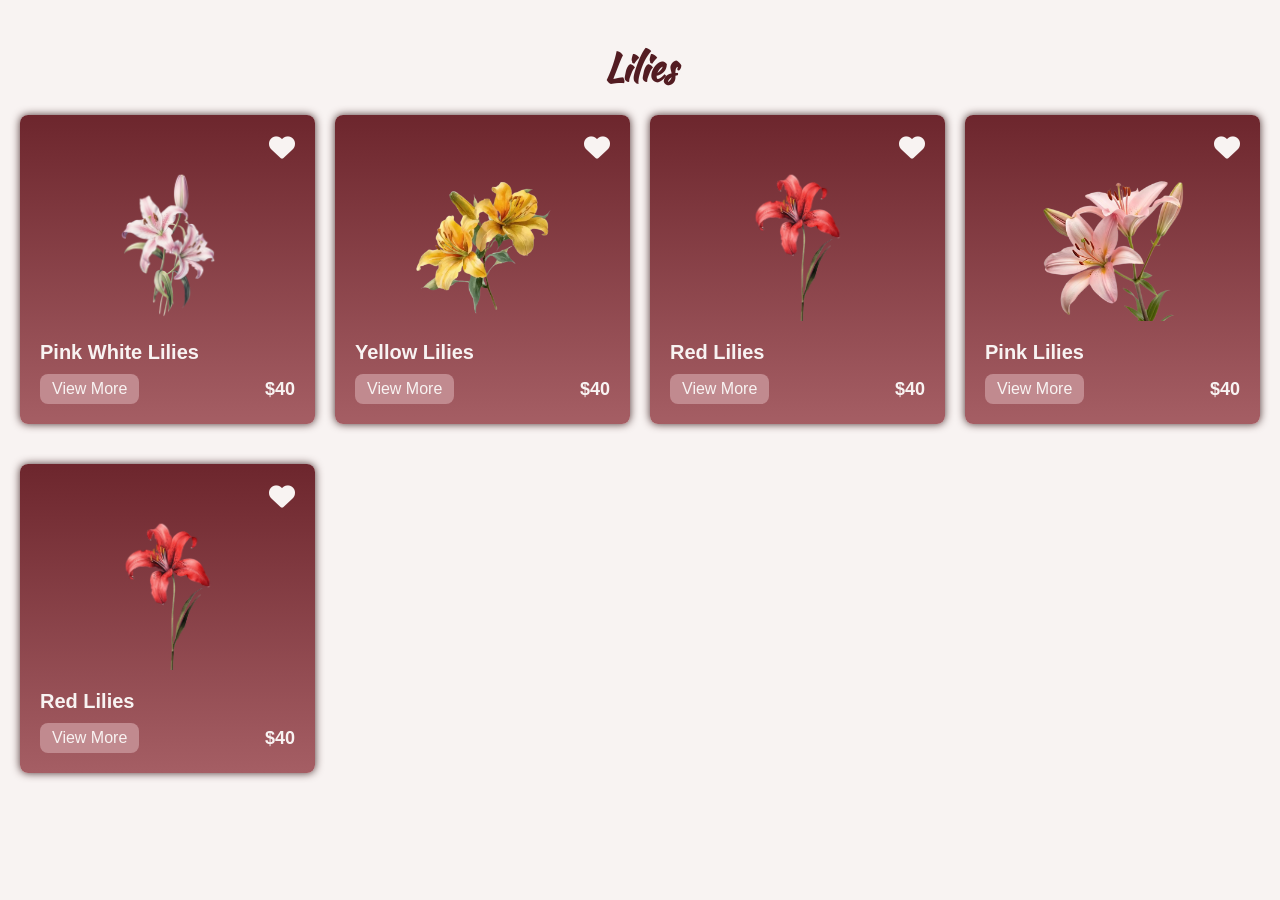
<file: lilies.html>
<!DOCTYPE html>
<html lang="en">
<head>
    <meta charset="UTF-8">
    <meta name="viewport" content="width=device-width, initial-scale=1.0">
    <title>Lilies Collection - Flower Store</title>
    
    <!-- CSS Files -->
    <link rel="stylesheet" href="roses.css">
    <link rel="stylesheet" href="popup.css">
    
    <!-- Icons & Fonts -->
    <link rel="stylesheet" href="https://cdnjs.cloudflare.com/ajax/libs/font-awesome/6.5.2/css/all.min.css">
    <link rel="preconnect" href="https://fonts.googleapis.com">
    <link rel="preconnect" href="https://fonts.gstatic.com" crossorigin>
    <link href="https://fonts.googleapis.com/css2?family=Kaushan+Script&display=swap" rel="stylesheet">
</head>
<body>

    <h1>Lilies</h1>

    <!-- Lilies Items Grid -->
    <div class="items">
        <!-- Item 1 (Fixed data-attributes placement) -->
        <div class="item" 
             data-title="Baby Pink Lilies"
             data-price="$40"
             data-desc="Fresh Baby Pink Lilies with elegant wrapping."
             data-img="imeges/li1.png">
            <i class="fa-solid fa-heart heart"></i>
            <img src="imeges/li1.png" alt="Baby Pink Lilies">
            <p> Pink White Lilies</p>
            <div>
                <p class="view">View More</p>
                <p>$40</p>
            </div>
        </div>

        <!-- Item 2 -->
        <div class="item" 
             data-title="Yellow Lilies"
             data-price="$40"
             data-desc="Fresh Yellow Lilies with elegant wrapping."
             data-img="imeges/li2.png">
            <i class="fa-solid fa-heart heart"></i>
            <img src="imeges/li2.png" alt="Yellow Lilies">
            <p>Yellow Lilies</p>
            <div>
                <p class="view">View More</p>
                <p>$40</p>
            </div>
        </div>

        <!-- Item 3 -->
        <div class="item" 
             data-title="Red Lilies"
             data-price="$40"
             data-desc="Fresh Red Lilies with elegant wrapping."
             data-img="imeges/li3.png">
            <i class="fa-solid fa-heart heart"></i>
            <img src="imeges/li3.png" alt="Red Lilies">
            <p> Red Lilies</p>
            <div>
                <p class="view">View More</p>
                <p>$40</p>
            </div>
        </div>

        <!-- Item 4 -->
        <div class="item" 
             data-title="Pink Lilies"
             data-price="$40"
             data-desc="Fresh Pink Lilies with elegant wrapping."
             data-img="imeges/li4.png">
            <i class="fa-solid fa-heart heart"></i>
            <img src="imeges/li4.png" alt="Pink Lilies">
            <p>Pink Lilies</p>
            <div>
                <p class="view">View More</p>
                <p>$40</p>
            </div>
        </div>

        <!-- Item 5 -->
        <div class="item" 
             data-title="Special Red Lilies"
             data-price="$40"
             data-desc="Fresh Red Lilies with elegant wrapping."
             data-img="imeges/li3.png">
            <i class="fa-solid fa-heart heart"></i>
            <img src="imeges/li3.png" alt="Special Red Lilies">
            <p>Red Lilies</p>
            <div>
                <p class="view">View More</p>
                <p>$40</p>
            </div>
        </div>
    </div>

    <!-- Popup Window -->
    <div class="popup" id="popup">
        <div class="popup-content">
            <span class="close">&times;</span>
            <img id="popup-img" alt="Product Image">
            <h2 id="popup-title"></h2>
            <p id="popup-price"></p>
            <p id="popup-desc"></p>
            <div class="quantity">
                <button id="minus">-</button>
                <span id="count">1</span>
                <button id="plus">+</button>
            </div>
            <button class="add-to-cart-btn">Add To Cart</button>
        </div>
    </div>

    <!-- JavaScript Files -->
    <script src="products.js"></script>
    <script src="store.js"></script>
    <script src="popup.js"></script>
</body>
</html>
</file>
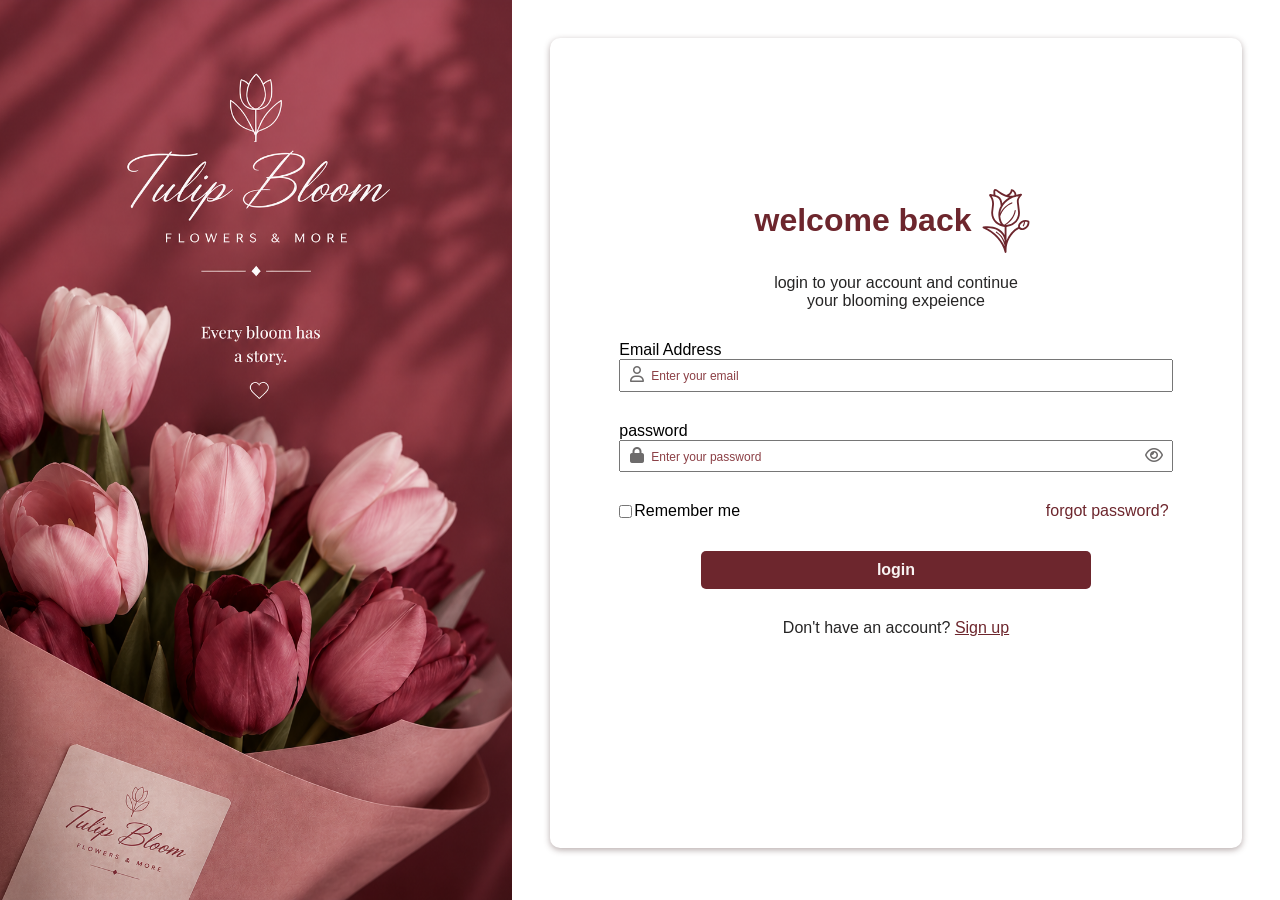
<file: login.html>
<!DOCTYPE html>
<html lang="en">
<head>
    <meta charset="UTF-8">
    <meta name="viewport" content="width=device-width, initial-scale=1.0">
    <title>Tulip Bloom</title>
    
    <!-- CSS Files -->
    <link rel="stylesheet" href="normlize.css">
    <link rel="stylesheet" href="login.css">
    
    
    <!-- Fonts & Icons -->
    <link rel="stylesheet" href="https://cdnjs.cloudflare.com/ajax/libs/font-awesome/6.5.2/css/all.min.css">
    <link rel="preconnect" href="https://fonts.googleapis.com">
    <link rel="preconnect" href="https://fonts.gstatic.com" crossorigin>
    <link href="https://fonts.googleapis.com/css2?family=Kaushan+Script&display=swap" rel="stylesheet">
</head>
<body>
    <div class="left">

    </div>
    <div class="right">
        <div class="box">
            <div class="content">
                <h1>welcome back<svg fill="#6D262D" height="64px" width="64px" version="1.1" id="Capa_1" xmlns="http://www.w3.org/2000/svg" xmlns:xlink="http://www.w3.org/1999/xlink" viewBox="0 0 452.817 452.817" xml:space="preserve"><g id="SVGRepo_bgCarrier" stroke-width="0"></g><g id="SVGRepo_tracerCarrier" stroke-linecap="round" stroke-linejoin="round"></g><g id="SVGRepo_iconCarrier"> <path id="XMLID_767_" d="M391.791,229.082c-0.285-2.135-1.609-3.989-3.535-4.952c-17.559-8.781-38.383-7.154-54.347,4.241 c-18.652,13.318-24.019,28.785-21.603,40.79c-38.159,21.93-66.881,55.787-82.396,95.347v-95.957 c7.803-0.442,16.709-2.497,27.434-6.261c45.514-15.975,72.468-57.673,67.071-103.76l-3.912-33.383 c-0.731-6.238-1.479-11.709-2.138-16.534c-4.035-29.549-4.763-34.873,19.762-63.605c1.744-2.043,2.051-4.949,0.773-7.312 c-1.278-2.363-3.87-3.695-6.543-3.355c-1.906,0.244-12.465,2.347-30.059,5.896c-0.894,0.18-1.73,0.349-2.495,0.503 c-0.147-18.142-12.219-33.981-30.798-39.546c-1.841-0.552-3.782-0.183-5.437,0.796c-3.163,1.871-3.136,6.818-3.136,6.818 c-1.789,15.259-15.68,29.176-32.633,32.962c-20.854-7.125-37.99-19.049-51.116-28.186C162.11,3.438,152.482-3.264,144.289,1.643 c-6.965,4.173-8.545,14.128-5.89,37.761c-4.562-0.77-9.727-1.628-14.245-2.359c-6.911-1.12-12.873-2.084-15.921,2.854 c-2.857,4.634,0.21,8.876,3.457,13.368c6.502,8.995,20.032,27.713,15.988,62.24l-5.041,43.024 c-3.725,31.798,7.861,62.142,31.785,83.249c15.129,13.354,42.679,23.613,62.487,26.209v56.591 c-10.588-19.125-26.648-34.454-47.618-45.216c-29.099-14.935-65.76-19.964-103.233-14.155c-2.861,0.443-5.084,2.726-5.452,5.598 c-0.368,2.871,1.207,5.64,3.863,6.791c78.475,33.99,136.944,99.176,152.593,170.118c0.663,3.005,3.327,5.101,6.342,5.1 c0.234,0,0.472-0.013,0.71-0.038c3.298-0.359,5.796-3.145,5.796-6.462v-13.108c0.041-62.852,33.633-120.676,88.084-152.336 c4.877,5.643,12.497,9.404,21.942,9.404c8.757,0,19.072-3.228,30.196-11.169C386.095,267.709,394.394,248.54,391.791,229.082z M316.998,50.54c-15.9,21.528-15.272,32.302-11.513,59.832c0.65,4.769,1.389,10.173,2.105,16.289l3.912,33.382 c4.673,39.906-18.822,76.066-58.464,89.981c0,0,0,0-0.001,0c-11.892,4.173-21.362,6.042-29.17,5.417 c37.954-22.647,64.92-60.478,71.572-101.457c0.354-2.181-1.127-4.235-3.308-4.589c-2.182-0.356-4.235,1.127-4.589,3.308 c-6.669,41.084-35.072,78.857-74.615,99.701c-6.302-3.301-11.318-9.229-15.794-18.014c-6.249-12.263-9.85-28.1-11.203-41.516 c12.345-40.302,44.314-75.445,83.15-90.746c2.056-0.81,3.065-3.133,2.256-5.188c-0.811-2.057-3.14-3.065-5.188-2.256 c-21.823,8.599-41.802,22.979-57.775,41.588c-9.127,10.632-16.71,22.365-22.536,34.725c5.519-54.331,53.58-105.36,111.864-116.578 C298.436,54.279,312.406,51.46,316.998,50.54z M272.148,16.545c9.927,5.57,15.531,15.698,14.535,27.035 c-4.206,1.079-8.371,2.345-12.481,3.797c-8.837,0.897-17.254,0.629-25.243-0.498C260.336,39.693,268.858,28.797,272.148,16.545z M151.036,13.137c3.406,0.804,11.563,6.482,18.221,11.116c13.314,9.269,32.025,22.288,55.251,30.061 c0.556,0.274,1.153,0.469,1.774,0.576c6.739,2.156,13.848,3.856,21.309,4.893c-14.458,8.488-27.736,19.379-39.148,32.288 c-3.001,3.394-5.825,6.878-8.473,10.437l-0.844-7.202c-3.359-28.693-19.729-47.162-47.36-53.502l-0.27-2.3 C149.331,21.064,150.313,15.053,151.036,13.137z M135.55,160.045l5.041-43.024c3.979-33.978-7.352-55.22-14.988-66.568 c10.286,1.687,21.035,3.535,22.147,3.767c22.781,4.85,35.722,19.182,38.463,42.601l2.681,22.871 c-10.816,19.603-16.588,40.74-16.588,61.66c0,15.199,3.47,39.757,13.247,58.943c1.247,2.447,2.559,4.712,3.924,6.834 c-10.209-4.068-19.901-9.311-26.451-15.093C142.342,213.786,132.328,187.547,135.55,160.045z M91.14,275.978 c56.625-1.465,114.684,23.83,125.771,87.898v9.559c-9.652-26.83-25.425-52.845-56.146-71.438c-1.891-1.146-4.35-0.538-5.493,1.351 c-1.144,1.891-0.539,4.35,1.351,5.493c38.147,23.086,51.917,58.936,60.288,92.675v4.367 C193.691,353.123,148.616,306.292,91.14,275.978z M362.579,268.528c-16.339,11.665-30.197,10.329-35.444,2.98 c-5.246-7.349-2.01-20.892,14.329-32.557c3.741-2.671,7.837-4.625,12.103-5.857c-0.944,8.99-3.712,17.724-8.167,25.607 c-1.087,1.923-0.409,4.363,1.515,5.45c0.622,0.352,1.297,0.519,1.964,0.519c1.396,0,2.751-0.731,3.486-2.033 c5.374-9.508,8.559-20.119,9.362-31.002c0.951-0.069,1.904-0.106,2.857-0.106c4.945,0,9.909,0.924,14.636,2.79 C379.831,247.754,373.651,260.621,362.579,268.528z"></path> </g></svg></h1>
                <p>login to your account and continue your blooming expeience</p>
                <form >
                    <div>
                        <label for="email">Email Address</label>
                        <i class="fa-regular fa-user"></i>
                        <input type="email" placeholder="Enter your email" id ="email">
                        <p id="emailError"></p>
                    </div>
                    <div>
                        <label for="password">password</label>
                        <i class="fa-solid fa-lock"></i>
                        <input type="password" placeholder="Enter your password" id ="password">
                        <i class="fa-regular fa-eye toggle-password" id="togglePassword"></i>
                        <p id="passwordError"></p>
                    </div>
                    <section>
                        <div class="remember">
                            <input type="checkbox" id="remember">
                            <label for="remember">Remember me</label>
                        </div>
                        <a href="#">forgot password?</a>
                    </section>
                    <input type="button" value="login" id = 'submit'>
                    <p id="loginError"></p>
                    <div><p>Don't have an account? <a href="signup.html">Sign up</a></p></div>
                </form>
            </div>
        </div>
    </div>

    <script src="login.js"></script>
</body>
</file>
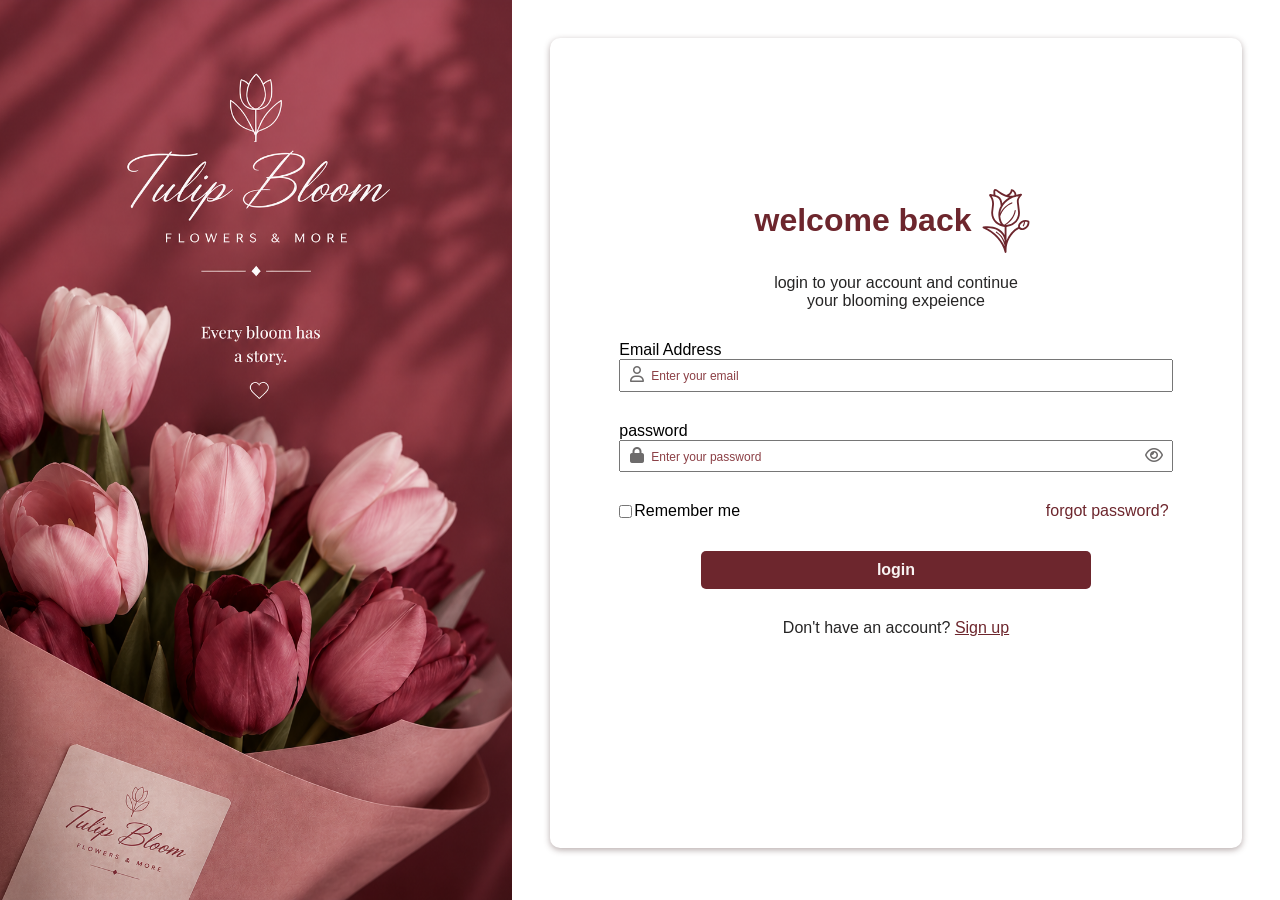
<file: profile.html>
<!DOCTYPE html>
<html lang="en">

<head>
    <meta charset="UTF-8">
    <meta name="viewport" content="width=device-width, initial-scale=1.0">

    <title>My Profile | Tulip Bloom</title>

    <link
        rel="stylesheet"
        href="https://cdnjs.cloudflare.com/ajax/libs/font-awesome/6.5.2/css/all.min.css"
    >

    <link rel="stylesheet" href="profile.css">
    <style>
     body{
            height: 100vh;
            overflow-y: hidden;
        }
        #fav{
            overflow-y: auto;
        }
        footer{
            display: flex;
            justify-content: space-around;
            align-items: center;
            border-top:1px solid rgb(211, 210, 210);
            position:fixed;
            bottom: 0;
            width: 100%;
            z-index: 1000;
            background-color: var(--back-ground);
        }
        footer .fitem {
        display: flex;
        flex-direction: column;
        align-items: center;
        justify-content: center;
        padding: 10px 0;
        width: 20%;

        }

        footer .fitem p {
        margin: 4px 0 0 0;
        color: #373333;
        font-weight: bold;
        font-size: 12px;
        }
        footer .fitem a{
            color: rgb(55, 51, 51); 
            font-size: 20px;
        }
        footer .fitem.active{
        border-top:3px solid var(--alt-color) 
        }
        footer .fitem.active i,
        footer .fitem.active p{
            color:var(--alt-color);
            
        }
    </style>
</head>

<body>

    <main class="profile-page">

        <section class="profile-card">

            <div class="profile-header">

                <span class="small-title">
                    TULIP BLOOM
                </span>

                <h1>My Profile</h1>

                <p>
                    Welcome back to your little garden.
                </p>

            </div>


            <div class="profile-image-container">

                <img
                    id="profileImage"
                    src=""
                    alt="Profile Picture"
                >

            </div>


            <h2 id="userName">User Name</h2>

            <p class="user-email" id="userEmail">
                user@email.com
            </p>


            <div class="profile-info">

                <div class="info-title">
                    <i class="fa-regular fa-user"></i>
                    <span>Personal Information</span>
                </div>


                <div class="info-item">

                    <span class="label">
                        Full Name
                    </span>

                    <span id="infoName">
                        --
                    </span>

                </div>


                <div class="info-item">

                    <span class="label">
                        Email
                    </span>

                    <span id="infoEmail">
                        --
                    </span>

                </div>

            </div>


            <div class="profile-actions">

                <button class="edit-btn" id="editProfile">
                    <i class="fa-regular fa-pen-to-square"></i>
                    Edit Profile
                </button>

                <button class="logout-btn" id="logout">
                    <i class="fa-solid fa-right-from-bracket"></i>
                    Logout
                </button>

            </div>


            <a href="store.html" class="back-store">
                <i class="fa-solid fa-arrow-left"></i>
                Back to Store
            </a>

        </section>

    </main>
    <footer>
            <div class="fitem ">
                <a href="store.html" class="f"><i class="fa-solid fa-house"></i></a>
                <p class="f">home</p>
            </div>
            <div class="fitem  ">
                <a href="fav.html" class="f"><i class="fa-regular fa-heart"></i></a>
                <p class="f">wishlist</p>
            </div>
            
            <div class="fitem ">
                <a href="cart.html" class="f"><i class="fa-solid fa-cart-shopping"></i></a>
                <p class="f">cart</p>
            </div>
            <div class="fitem active">
                <a href="profile.html" class="f"><i class="fa-solid fa-user"></i></a>
                <p class="f">profile</p>
            </div>
    </footer>


    <script src="profile.js"></script>

</body>

</html>
</file>
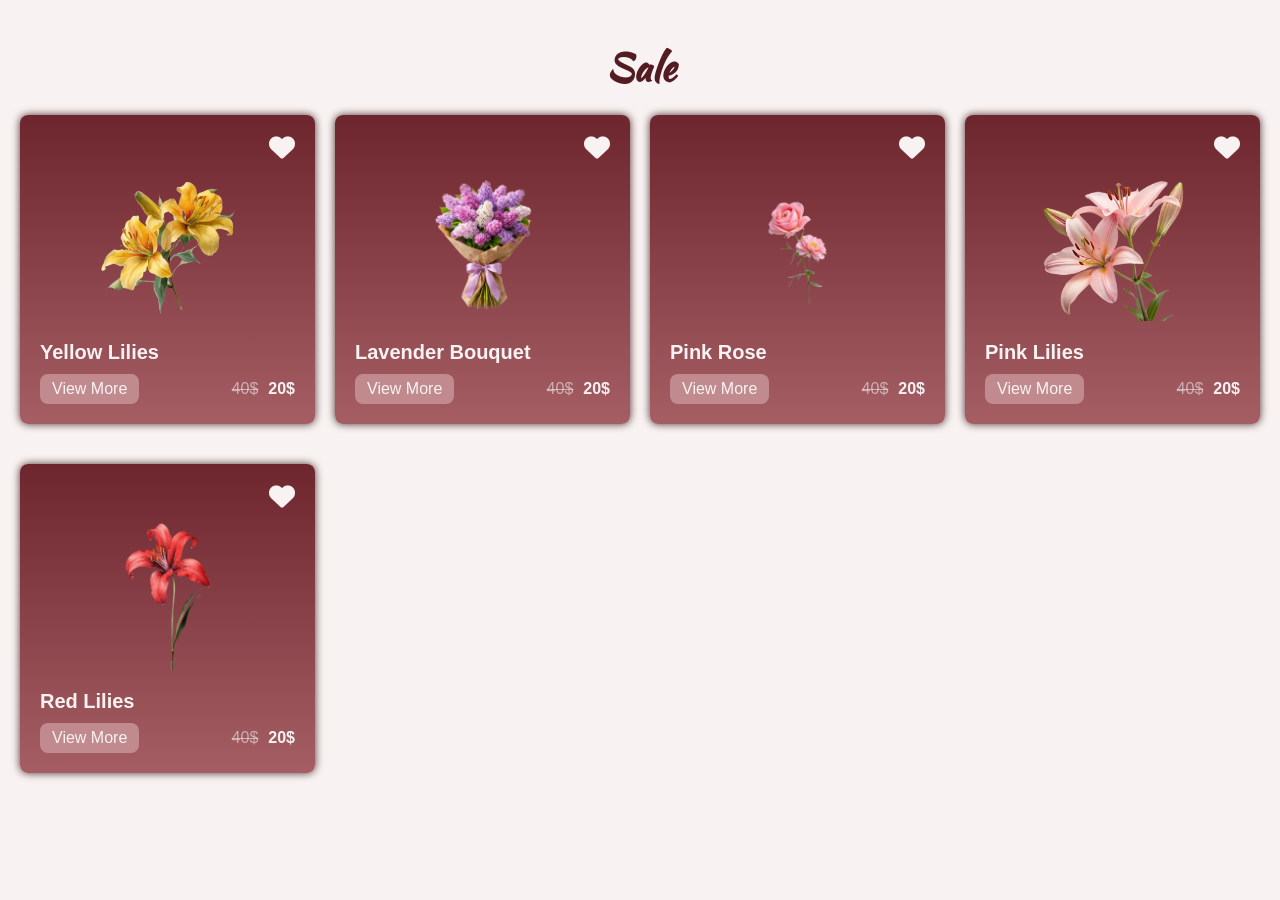
<file: sale.html>
<!DOCTYPE html>
<html lang="en">
<head>
    <meta charset="UTF-8">
    <meta name="viewport" content="width=device-width, initial-scale=1.0">
    <title>Special Offers & Sale - Flower Store</title>
    
    <!-- CSS Files -->
    <link rel="stylesheet" href="roses.css">
    <link rel="stylesheet" href="popup.css">
    
    <!-- Icons & Fonts -->
    <link rel="stylesheet" href="https://cdnjs.cloudflare.com/ajax/libs/font-awesome/6.5.2/css/all.min.css">
    <link rel="preconnect" href="https://fonts.googleapis.com">
    <link rel="preconnect" href="https://fonts.gstatic.com" crossorigin>
    <link href="https://fonts.googleapis.com/css2?family=Kaushan+Script&display=swap" rel="stylesheet">
</head>
<body>

    <h1>Sale</h1>

    <!-- Sale Items Grid -->
    <div class="items">
        <!-- Item 1 -->
        <div class="item" 
             data-title="Yellow Lilies"
             data-price="$20"
             data-desc="Fresh Yellow lilies with elegant wrapping."
             data-img="imeges/li2.png">
            <i class="fa-solid fa-heart heart"></i>
            <img src="imeges/li2.png" alt="Yellow Lilies">
            <p>Yellow Lilies</p>
            <div>
                <p class="view">View More</p>
                <div>
                    <del>40$</del><span>20$</span>
                </div>
            </div>
        </div>

        <!-- Item 2 -->
        <div class="item" 
             data-title="Lavender Bouquet"
             data-price="$20"
             data-desc="Fresh Lavender Bouquet with elegant wrapping."
             data-img="imeges/boq2.png">
            <i class="fa-solid fa-heart heart"></i>
            <img src="imeges/boq2.png" alt="Lavender Bouquet">
            <p>Lavender Bouquet</p>
            <div>
                <p class="view">View More</p>
                <div>
                    <del>40$</del><span>20$</span>
                </div>
            </div>
        </div>

        <!-- Item 3 -->
        <div class="item" 
             data-title="Pink Rose"
             data-price="$20"
             data-desc="Fresh Pink Rose with elegant wrapping."
             data-img="imeges/rose3.png">
            <i class="fa-solid fa-heart heart"></i>
            <img src="imeges/rose3.png" alt="Pink Rose">
            <p>Pink Rose</p>
            <div>
                <p class="view">View More</p>
                <div>
                    <del>40$</del><span>20$</span>
                </div>
            </div>
        </div>

        <!-- Item 4 -->
        <div class="item" 
             data-title="Pink Lilies"
             data-price="$20"
             data-desc="Fresh Pink Lilies with elegant wrapping."
             data-img="imeges/li4.png">
            <i class="fa-solid fa-heart heart"></i>
            <img src="imeges/li4.png" alt="Pink Lilies">
            <p>Pink Lilies</p>
            <div>
                <p class="view">View More</p>
                <div>
                    <del>40$</del><span>20$</span>
                </div>
            </div>
        </div>

        <!-- Item 5 -->
        <div class="item" 
             data-title="Red Lilies"
             data-price="$20"
             data-desc="Fresh Red Lilies with elegant wrapping."
             data-img="imeges/li3.png">
            <i class="fa-solid fa-heart heart"></i>
            <img src="imeges/li3.png" alt="Red Lilies">
            <p>Red Lilies</p>
            <div>
                <p class="view">View More</p>
                <div>
                    <del>40$</del><span>20$</span>
                </div>
            </div>
        </div>
    </div>

    <!-- Product Modal / Popup -->
    <div class="popup" id="popup">
        <div class="popup-content">
            <span class="close">&times;</span>
            <img id="popup-img" alt="Product Image">
            <h2 id="popup-title"></h2>
            <p id="popup-price"></p>
            <p id="popup-desc"></p>
            <div class="quantity">
                <button id="minus">-</button>
                <span id="count">1</span>
                <button id="plus">+</button>
            </div>
            <button class="add-to-cart-btn">Add To Cart</button>
        </div>
    </div>

    <!-- JavaScript Files -->
    <script src="products.js"></script>
    <script src="store.js"></script>
    <script src="popup.js"></script>
</body>
</html>
</file>
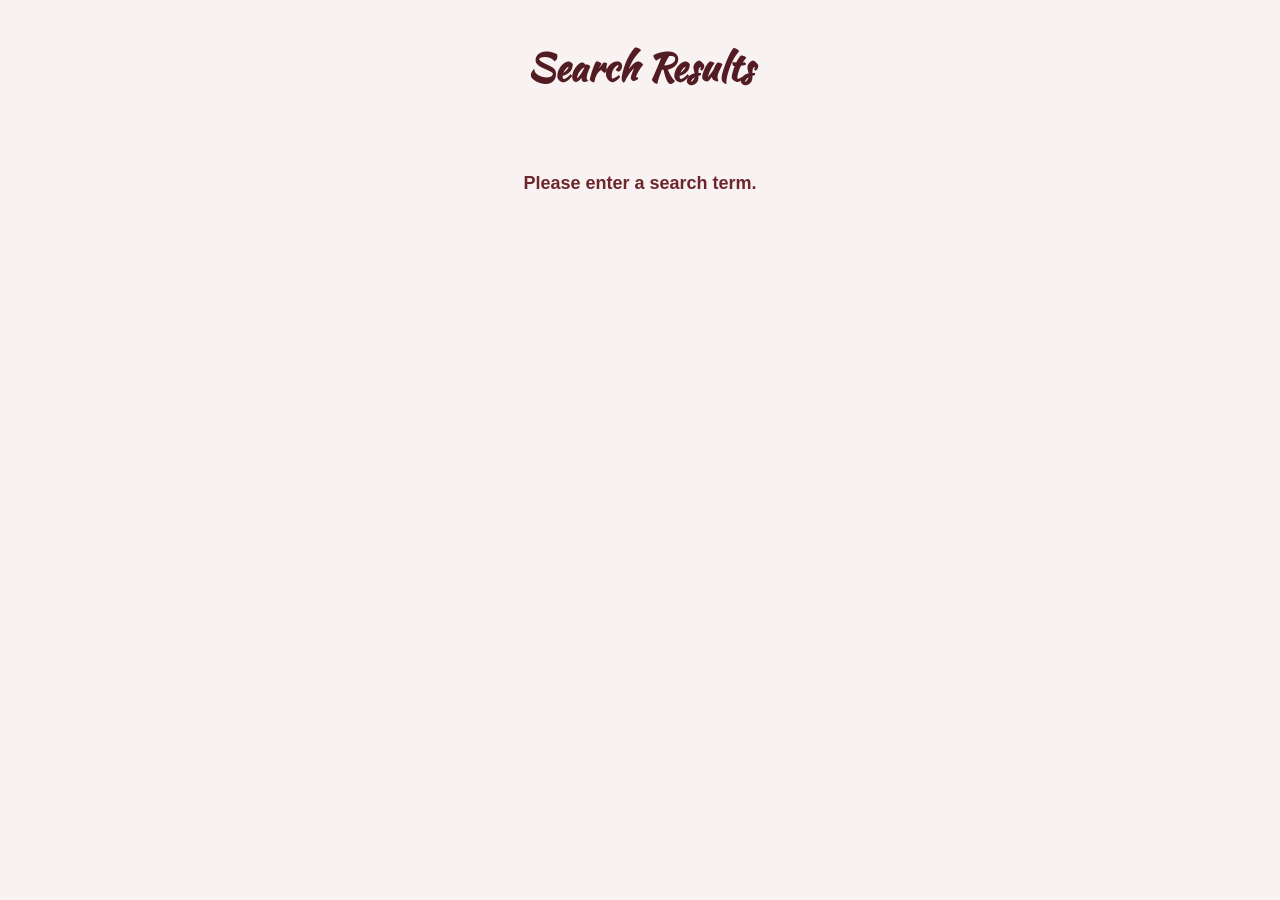
<file: search.html>
<!DOCTYPE html>
<html lang="en">
<head>
    <meta charset="UTF-8">
    <meta name="viewport" content="width=device-width, initial-scale=1.0">
    <title>search</title>
    <link rel="stylesheet" href="roses.css">
    <link rel="stylesheet" href="popup.css">
    <link rel="stylesheet" href="https://cdnjs.cloudflare.com/ajax/libs/font-awesome/6.5.2/css/all.min.css">
    <link rel="preconnect" href="https://fonts.googleapis.com">
    <link rel="preconnect" href="https://fonts.gstatic.com" crossorigin>
    <link href="https://fonts.googleapis.com/css2?family=Kaushan+Script&display=swap" rel="stylesheet">
</head>
<body>
    
    <h1>Search Results</h1>

    <div class="items" id="results"></div>

    <div class="popup" id="popup">

        <div class="popup-content">

            <span class="close">&times;</span>

            <img id="popup-img">

            <h2 id="popup-title"></h2>

            <p id="popup-price"></p>

            <p id="popup-desc"></p>

            <div class="quantity">

                <button id="minus">-</button>

                <span id="count">1</span>

                <button id="plus">+</button>

            </div>

            <button>Add To Cart</button>

        </div>

    </div>
    <script src="products.js"></script>
    <script src="popup.js"></script>
    <script src="store.js"></script>
    <script src="search.js"></script>
</body>
</html>
</file>
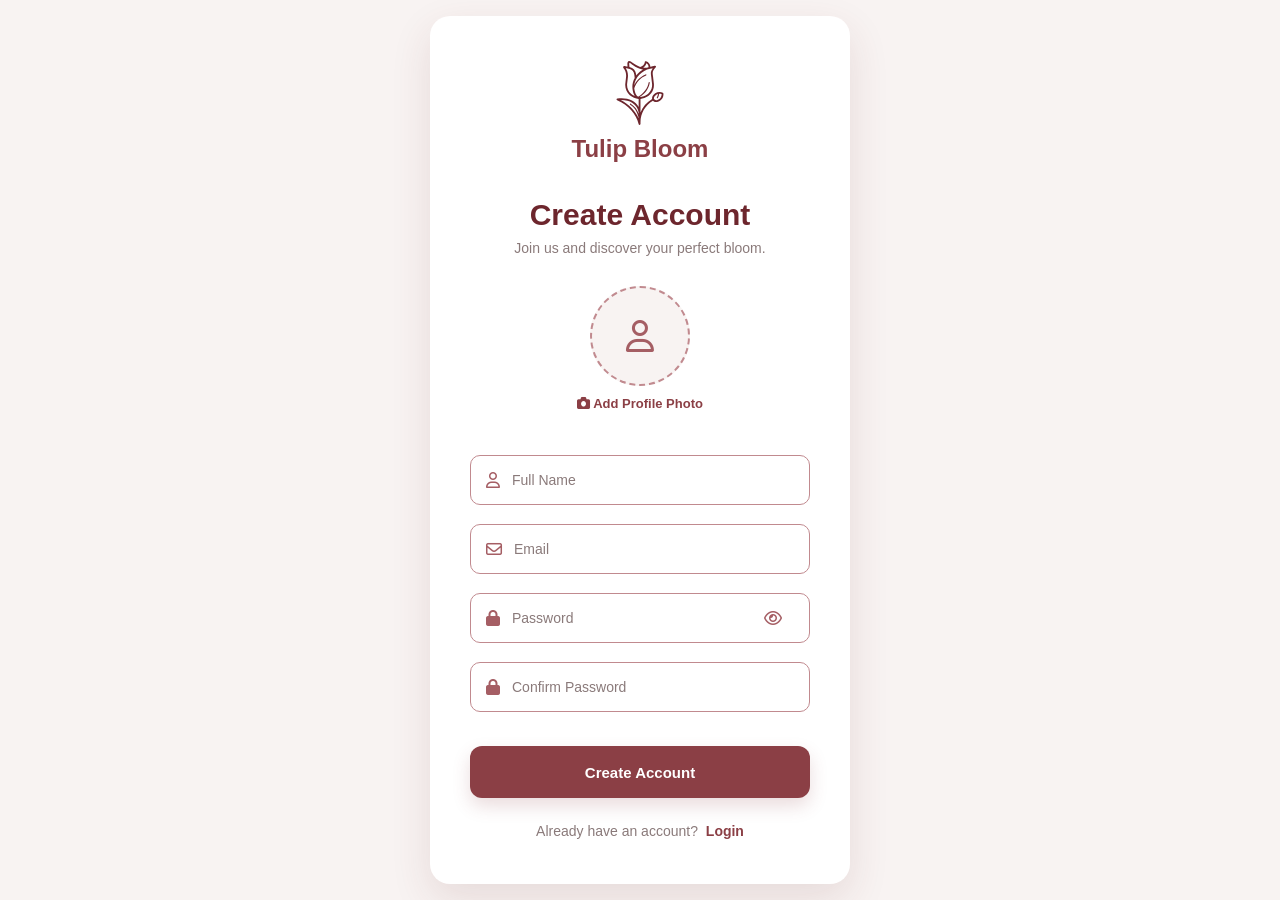
<file: signup.html>
<!DOCTYPE html>
<html lang="en">
<head>
    <meta charset="UTF-8">
    <meta name="viewport" content="width=device-width, initial-scale=1.0">

    <title>Sign Up | Tulip Bloom</title>

    <!-- Font Awesome -->
    <link
        rel="stylesheet"
        href="https://cdnjs.cloudflare.com/ajax/libs/font-awesome/6.5.2/css/all.min.css"
    >

    <!-- CSS -->
    <link rel="stylesheet" href="signup.css">
</head>

<body>

    <div class="signup-container">

        <div class="signup-card">

            <div class="logo">
                <svg fill="#6D262D" height="64px" width="64px" version="1.1" id="Capa_1" xmlns="http://www.w3.org/2000/svg" xmlns:xlink="http://www.w3.org/1999/xlink" viewBox="0 0 452.817 452.817" xml:space="preserve"><g id="SVGRepo_bgCarrier" stroke-width="0"></g><g id="SVGRepo_tracerCarrier" stroke-linecap="round" stroke-linejoin="round"></g><g id="SVGRepo_iconCarrier"> <path id="XMLID_767_" d="M391.791,229.082c-0.285-2.135-1.609-3.989-3.535-4.952c-17.559-8.781-38.383-7.154-54.347,4.241 c-18.652,13.318-24.019,28.785-21.603,40.79c-38.159,21.93-66.881,55.787-82.396,95.347v-95.957 c7.803-0.442,16.709-2.497,27.434-6.261c45.514-15.975,72.468-57.673,67.071-103.76l-3.912-33.383 c-0.731-6.238-1.479-11.709-2.138-16.534c-4.035-29.549-4.763-34.873,19.762-63.605c1.744-2.043,2.051-4.949,0.773-7.312 c-1.278-2.363-3.87-3.695-6.543-3.355c-1.906,0.244-12.465,2.347-30.059,5.896c-0.894,0.18-1.73,0.349-2.495,0.503 c-0.147-18.142-12.219-33.981-30.798-39.546c-1.841-0.552-3.782-0.183-5.437,0.796c-3.163,1.871-3.136,6.818-3.136,6.818 c-1.789,15.259-15.68,29.176-32.633,32.962c-20.854-7.125-37.99-19.049-51.116-28.186C162.11,3.438,152.482-3.264,144.289,1.643 c-6.965,4.173-8.545,14.128-5.89,37.761c-4.562-0.77-9.727-1.628-14.245-2.359c-6.911-1.12-12.873-2.084-15.921,2.854 c-2.857,4.634,0.21,8.876,3.457,13.368c6.502,8.995,20.032,27.713,15.988,62.24l-5.041,43.024 c-3.725,31.798,7.861,62.142,31.785,83.249c15.129,13.354,42.679,23.613,62.487,26.209v56.591 c-10.588-19.125-26.648-34.454-47.618-45.216c-29.099-14.935-65.76-19.964-103.233-14.155c-2.861,0.443-5.084,2.726-5.452,5.598 c-0.368,2.871,1.207,5.64,3.863,6.791c78.475,33.99,136.944,99.176,152.593,170.118c0.663,3.005,3.327,5.101,6.342,5.1 c0.234,0,0.472-0.013,0.71-0.038c3.298-0.359,5.796-3.145,5.796-6.462v-13.108c0.041-62.852,33.633-120.676,88.084-152.336 c4.877,5.643,12.497,9.404,21.942,9.404c8.757,0,19.072-3.228,30.196-11.169C386.095,267.709,394.394,248.54,391.791,229.082z M316.998,50.54c-15.9,21.528-15.272,32.302-11.513,59.832c0.65,4.769,1.389,10.173,2.105,16.289l3.912,33.382 c4.673,39.906-18.822,76.066-58.464,89.981c0,0,0,0-0.001,0c-11.892,4.173-21.362,6.042-29.17,5.417 c37.954-22.647,64.92-60.478,71.572-101.457c0.354-2.181-1.127-4.235-3.308-4.589c-2.182-0.356-4.235,1.127-4.589,3.308 c-6.669,41.084-35.072,78.857-74.615,99.701c-6.302-3.301-11.318-9.229-15.794-18.014c-6.249-12.263-9.85-28.1-11.203-41.516 c12.345-40.302,44.314-75.445,83.15-90.746c2.056-0.81,3.065-3.133,2.256-5.188c-0.811-2.057-3.14-3.065-5.188-2.256 c-21.823,8.599-41.802,22.979-57.775,41.588c-9.127,10.632-16.71,22.365-22.536,34.725c5.519-54.331,53.58-105.36,111.864-116.578 C298.436,54.279,312.406,51.46,316.998,50.54z M272.148,16.545c9.927,5.57,15.531,15.698,14.535,27.035 c-4.206,1.079-8.371,2.345-12.481,3.797c-8.837,0.897-17.254,0.629-25.243-0.498C260.336,39.693,268.858,28.797,272.148,16.545z M151.036,13.137c3.406,0.804,11.563,6.482,18.221,11.116c13.314,9.269,32.025,22.288,55.251,30.061 c0.556,0.274,1.153,0.469,1.774,0.576c6.739,2.156,13.848,3.856,21.309,4.893c-14.458,8.488-27.736,19.379-39.148,32.288 c-3.001,3.394-5.825,6.878-8.473,10.437l-0.844-7.202c-3.359-28.693-19.729-47.162-47.36-53.502l-0.27-2.3 C149.331,21.064,150.313,15.053,151.036,13.137z M135.55,160.045l5.041-43.024c3.979-33.978-7.352-55.22-14.988-66.568 c10.286,1.687,21.035,3.535,22.147,3.767c22.781,4.85,35.722,19.182,38.463,42.601l2.681,22.871 c-10.816,19.603-16.588,40.74-16.588,61.66c0,15.199,3.47,39.757,13.247,58.943c1.247,2.447,2.559,4.712,3.924,6.834 c-10.209-4.068-19.901-9.311-26.451-15.093C142.342,213.786,132.328,187.547,135.55,160.045z M91.14,275.978 c56.625-1.465,114.684,23.83,125.771,87.898v9.559c-9.652-26.83-25.425-52.845-56.146-71.438c-1.891-1.146-4.35-0.538-5.493,1.351 c-1.144,1.891-0.539,4.35,1.351,5.493c38.147,23.086,51.917,58.936,60.288,92.675v4.367 C193.691,353.123,148.616,306.292,91.14,275.978z M362.579,268.528c-16.339,11.665-30.197,10.329-35.444,2.98 c-5.246-7.349-2.01-20.892,14.329-32.557c3.741-2.671,7.837-4.625,12.103-5.857c-0.944,8.99-3.712,17.724-8.167,25.607 c-1.087,1.923-0.409,4.363,1.515,5.45c0.622,0.352,1.297,0.519,1.964,0.519c1.396,0,2.751-0.731,3.486-2.033 c5.374-9.508,8.559-20.119,9.362-31.002c0.951-0.069,1.904-0.106,2.857-0.106c4.945,0,9.909,0.924,14.636,2.79 C379.831,247.754,373.651,260.621,362.579,268.528z"></path> </g></svg>
                <span>Tulip Bloom</span>
            </div>

            <h1>Create Account</h1>

            <p class="subtitle">
                Join us and discover your perfect bloom.
            </p>

            <form id="signupForm">

                <div class="profile-upload">
                    <label for="profileImage">
                        <div class="image-preview" id="imagePreview">
                            <i class="fa-regular fa-user"></i>
                        </div>

                        <span>
                            <i class="fa-solid fa-camera"></i>
                            Add Profile Photo
                        </span>
                    </label>

                    <input
                        type="file"
                        id="profileImage"
                        accept="image/*"
                    >

                    <p class="error" id="imageError"></p>
                </div>

                <!-- Name -->
                <div class="input-box">
                    <i class="fa-regular fa-user"></i>

                    <input
                        type="text"
                        id="name"
                        placeholder="Full Name"
                    >
                </div>

                <p class="error" id="nameError"></p>


                <!-- Email -->
                <div class="input-box">
                    <i class="fa-regular fa-envelope"></i>

                    <input
                        type="email"
                        id="email"
                        placeholder="Email"
                    >
                </div>

                <p class="error" id="emailError"></p>


                <!-- Password -->
                <div class="input-box">
                    <i class="fa-solid fa-lock"></i>

                    <input
                        type="password"
                        id="password"
                        placeholder="Password"
                    >

                    <i class="fa-regular fa-eye toggle-password" id="togglePassword"></i>
                </div>

                <p class="error" id="passwordError"></p>


                <!-- Confirm Password -->
                <div class="input-box">
                    <i class="fa-solid fa-lock"></i>

                    <input
                        type="password"
                        id="confirmPassword"
                        placeholder="Confirm Password"
                    >
                </div>

                <p class="error" id="confirmPasswordError"></p>


                <!-- General Error -->
                <p class="signup-error" id="signupError"></p>

                <button type="button" id="signupBtn" class="signup-btn">
                    Create Account
                </button>

            </form>

            <p class="login-text">
                Already have an account?
                <a href="login.html">Login</a>
            </p>

        </div>
    </div>


    <script src="signup.js"></script>

</body>
</html>
</file>
<file: intro.css>
:root {
    --main-color: #8B3F45;
    --alt-color: #6D262D;
    --alt2-color: #A55E64;
    --alt3-color: #C18A8F;
    --main-font: black;
    --alt-font: #8A7A7A;
    --back-ground: #F8F3F2;
}

* {
    box-sizing: border-box;
}

html, body {
    margin: 0;
    padding: 0;
    width: 100%;
    min-height: 100vh;
    overflow: hidden;
    font-family: sans-serif;
}

/* الحاوية الكبيرة بتشيل الصفحتين */
.slider-wrapper {
    display: flex;
    width: 200vw;
    height: 100vh;
    transform: translateX(-100vw); /* بتبدأ من صفحة الـ Landing */
    transition: transform 1s ease-in;
}

/* صفحة الـ Landing */
.landing-page {
    width: 100vw;
    min-height: 100vh;
    background-image: url("imeges/intro.png");
    background-size: cover;
    background-position: center;
    position: relative;
    flex-shrink: 0;
    will-change: transform; 
}

.landing-page::before {
    content: "";
    position: absolute;
    top: 0;
    left: 0;
    width: 45%;
    height: 100%;
    background-color: rgba(211, 108, 117, 0.48);
}

.logo, .tagline {
    color: var(--back-ground);
    position: absolute;
    z-index: 2;
}

.logo {
    left: 30px;
    top: 25px;
    font-size: 28px;
    font-family: "Kaushan Script", cursive;
}

.tagline {
    width: 400px;
    left: 15%;
    top: calc((100% - 400px) / 2);
    font-size: 38px;
}

.tagline span {
    color: var(--alt-color);
    text-decoration: underline;
}

.btn-container {
    margin-top: 20px;
    width: fit-content;
    cursor: pointer;
    transition: transform 0.3s ease;
}

.btn-container:hover {
    transform: translateX(10px);
}

.button {
    width: 50px;
    height: 50px;
    background-color: var(--back-ground);
    border-radius: 8px;
    transform: rotate(45deg);
    display: flex;
    justify-content: center;
    align-items: center;
}

.button i {
    transform: rotate(-45deg);
    color: var(--alt-color);
    font-size: 20px;
}

/* صفحة الـ Store */
.store-page {
    width: 100vw;
    height: 100vh;
    flex-shrink: 0;
}

.store-page iframe {
    width: 100%;
    height: 100%;
    border: none;
}
.landing-page {
    width: 100vw;
    height: 100vh;
    /* هنا حطّي التنسيق والألوان والخلفية الخاصة بصفحة البداية بتاعتك */
    display: flex;
    flex-direction: column;
    justify-content: center;
    align-items: center;
}

/* الحركة المعاكسة: بتسحب الـ Landing جهة اليمين وتظهر الـ Store */
body.slide-active .slider-wrapper {
    transform: translateX(0);
}
</file>
<file: roses.css>
:root {
    --main-color: #8B3F45;
    --alt-color: #6D262D;
    --alt2-color: #A55E64;
    --alt3-color: #C18A8F;
    --main-font: black;
    --alt-font: #8A7A7A;
    --back-ground: #F8F3F2;
    --main-transition: 0.5s;
}

body {
    background-color: var(--back-ground);
    font-family: Arial, sans-serif;
    margin: 0;
    padding: 0;
}

h1 {
    margin: 40px 0 20px;
    text-align: center;
    color: #531c22;
    font-family: 'Kaushan Script', cursive;
    font-size: 38px;
}

/* Items Grid Setup */
.items {
    display: grid;
    grid-template-columns: repeat(4, 1fr);
    gap: 20px;
    margin: 20px;
}

.items .item {
    display: flex;
    flex-direction: column;
    background: linear-gradient(to bottom, var(--alt-color), var(--alt2-color));
    padding: 20px;
    border-radius: 8px;
    box-shadow: 0 0 8px 0 rgb(75, 47, 47);
    margin-bottom: 20px;
    position: relative;
}

.items .item img {
    width: 150px;
    height: 150px;
    object-fit: contain;
    margin: 10px auto;
}

.items .item i {
    color: var(--back-ground);
    font-size: 26px;
    cursor: pointer;
    transition: var(--main-transition);
    align-self: flex-end;
}

.items .item i.like {
    color: rgb(192, 33, 33);
}

.items .item i:hover {
    transform: scale(1.2);
}

.items .item > p {
    font-size: 20px;
    color: var(--back-ground);
    margin: 10px 0;
    font-weight: bold;
}

.items .item > div {
    display: flex;
    justify-content: space-between;
    align-items: center;
}

.items .item > div p:first-child {
    cursor: pointer;
    color: var(--back-ground);
    background-color: #C18A8F;
    padding: 6px 12px;
    border-radius: 8px;
    transition: var(--main-transition);
    margin: 0;
}

.items .item > div p:first-child:hover {
    transform: scale(1.09);
}

.items .item > div p:nth-child(2) {
    color: var(--back-ground);
    font-weight: bold;
    font-size: 18px;
    margin: 0;
}

.no-results {
    grid-column: 1 / -1;
    text-align: center;
    font-size: 18px;
    font-weight: bold;
    color: var(--alt-color);
    padding: 40px 0;
}

.item >div div span{
    color:var(--back-ground);
    font-weight: bold;
}
.item >div div del{
    color:rgba(235, 233, 233, 0.605);
    margin-right: 10px;
}



/* Responsive Grid for Tablets and Mobile */
@media (max-width: 1024px) {
    .items {
        grid-template-columns: repeat(3, 1fr);
    }
}

@media (max-width: 768px) {
    .items {
        grid-template-columns: repeat(2, 1fr);
        gap: 15px;
        margin: 10px;
    }
}

@media (max-width: 480px) {
    .items {
        grid-template-columns: 1fr;
    }
}
</file>
<file: popup.css>
.popup{
    position: fixed;
    inset: 0;
    background: rgba(0,0,0,.5);
    display: none;
    justify-content: center;
    align-items: center;
    z-index: 1000000;
}

.popup-content{
    width:fit-content;
    background:#fff;
    padding:25px;
    border-radius:15px;
    position:relative;
    display: flex;
    flex-direction: column;
    height: fit-content;
    align-items: center;
}
.popup-content img{
    width: 250px;
}
.popup-content  h2{
    margin-bottom: 0;
    color: #6D262D;
}
.popup-content  #popup-price{
    margin-bottom: 0;
    font-weight: bold;
}
.popup-content  #popup-desc{
    font-size: 17px;
}
.popup-content > button{
    cursor: pointer;
    color: var(--back-ground);
    background-color:#C18A8F ;
    padding: 7px;
    border-radius: 8px;
    transition: var(--main-transition);
    border: none;
    font-weight: bold;
    margin-top: 20px;
}
.popup-content > button:hover{
    transform: scale(1.09);
}

.popup-content .quantity button{
    color: #6D262D;
    font-weight: bold;
    font-size: 20px;
    background-color: #C18A8F;
    cursor: pointer;
    border: none;
    border-radius: 6px;
    padding:1px 5px;
    margin: 3px;
}
.popup-content .quantity span{
    font-weight: bold;
}
.close{
    position:absolute;
    right:20px;
    top:15px;
    font-size:30px;
    cursor:pointer;
}
</file>
<file: login.css>
:root {
    --main-color: #8B3F45;
    --alt-color: #6D262D;
    --alt2-color: #A55E64;
    --alt3-color: #C18A8F;
    --main-font: black;
    --alt-font: #8A7A7A;
    --back-ground: #F8F3F2;
}

* {
    box-sizing: border-box;
}

html, body {
    margin: 0;
    padding: 0;
    width: 100%;
    min-height: 100vh;
    overflow: hidden;
    font-family: sans-serif;
}
body{
    display: grid;
    grid-template-columns: 40% 60%;
}
.left{
    background-image: url(imeges/login.png);
    background-size: cover;
    background-position: center;
}
.right .box .content{
    margin-top: 20%;
}
.right .box{
    width: 90%;
    height: 90%;
    margin: auto ;
    margin-top: 5%;
    border-radius: 10px;
    padding: 20px;
    box-shadow: 0 2px 6px rgba(75, 47, 47, 0.4);
}
.right .box h1{
    display: flex;
    align-items: center;
    justify-content: center;
    gap: 2px;
    color: var(--alt-color);
}
.right .box p{
    width: 250px;
    color:rgb(38, 37, 37);
    margin: auto;
    text-align: center;
    margin-bottom: 30px;
}
.right .box form label:not(:last-of-type){
    display: block;
    margin-bottom: 10px; 
}
.right .box form div{
    width: 85%;
    margin: auto;
    position: relative; 
}
.right .box form div input:not(#remember){
    width: 100%;
    border: 1px solid --alt-font;
    padding: 5px 30px;
    outline: none;
    color: var(--main-color);
}
.right .box form div input::placeholder{
    color: var(--main-color);
    font-size: 12px;
}
.right .box form div input:focus:not(#remember){
    outline: var(--main-color) 1px solid;
}
.right .box form div .fa-lock,
.right .box form div .fa-user
{
    position: absolute;
    z-index: 10;
    color: rgb(109, 107, 107);
    left:2%;
    top:25px
}
.right .box form div  .fa-eye{
    position: absolute;
    z-index: 10;
    color: rgb(109, 107, 107);
    left:95%;
    top:25px;
    cursor: pointer;
}
.remember{
    display: flex;
    align-items: center;
    gap:2px;
}

.remember input[type="checkbox"]{
    accent-color: var(--main-color);
    
}

section a {
    display: block;
    width: 140px;
    text-decoration: none;
    color: var(--alt-color);

}
section{
    width: 85%;

    margin: auto;
    display: flex;
    align-items: center;
    justify-content: space-between;
    margin-bottom: 30px;
}

.right .box form   #submit{
    display: block;
    width: 60%;
    margin: auto;
    padding: 10px;
    background-color: var(--alt-color);
    color: var(--back-ground);
    border-radius: 5px;
    font-weight: bold;
    border: none;
    cursor: pointer;
    margin-bottom: 10px;
}
.right .box form  p:last-child a{
    color: #6D262D;
    cursor: pointer;
}

#emailError,
#passwordError,
#loginError{
    margin-top: 5px;
    color:red;
    font-size: 13px;
}
</file>
<file: profile.css>
:root {
    --main-color: #8B3F45;
    --alt-color: #6D262D;
    --alt2-color: #A55E64;
    --alt3-color: #C18A8F;
    --main-font: black;
    --alt-font: #8A7A7A;
    --back-ground: #F8F3F2;
    --main-transition: 0.5s;
}

* {
    margin: 0;
    padding: 0;
    box-sizing: border-box;
}

body {
    min-height: 100vh;

    font-family: Arial, sans-serif;

    background-color: var(--back-ground);

    color: var(--main-font);
}


/* Page */

.profile-page {
    min-height: 100vh;

    display: flex;
    justify-content: center;
    align-items: center;

    padding: 40px 20px;
}


/* Card */

.profile-card {
    width: 460px;

    background-color: white;

    border-radius: 24px;

    padding: 40px;

    text-align: center;

    box-shadow:
        0 15px 45px rgba(109, 38, 45, 0.12);
}


/* Header */

.small-title {
    color: var(--main-color);

    font-size: 13px;

    font-weight: bold;

    letter-spacing: 3px;
}

.profile-header h1 {
    color: var(--alt-color);

    font-size: 32px;

    margin: 10px 0;
}

.profile-header p {
    color: var(--alt-font);

    font-size: 14px;

    margin-bottom: 30px;
}


/* Profile Image */

.profile-image-container {
    width: 130px;
    height: 130px;

    margin: auto;

    border-radius: 50%;

    padding: 5px;

    border: 2px solid var(--alt3-color);

    background-color: white;

    box-shadow:
        0 8px 20px rgba(139, 63, 69, 0.12);

    overflow: hidden;
}

.profile-image-container img {
    width: 100%;
    height: 100%;

    object-fit: cover;

    border-radius: 50%;
}


/* User */

#userName {
    color: var(--alt-color);

    font-size: 23px;

    margin-top: 18px;
}

.user-email {
    color: var(--alt-font);

    font-size: 14px;

    margin-top: 5px;
}


/* Information */

.profile-info {
    text-align: left;

    margin-top: 30px;

    border: 1px solid #eadbdb;

    border-radius: 15px;

    overflow: hidden;
}

.info-title {
    display: flex;
    align-items: center;

    gap: 10px;

    padding: 15px;

    background-color: #fcf7f6;

    color: var(--alt-color);

    font-weight: bold;

    font-size: 14px;
}

.info-title i {
    color: var(--main-color);
}

.info-item {
    padding: 15px;

    border-top: 1px solid #eee;

    display: flex;
    flex-direction: column;

    gap: 5px;
}

.info-item .label {
    color: var(--alt-font);

    font-size: 12px;
}

.info-item span:last-child {
    color: var(--main-font);

    font-size: 14px;
}


/* Buttons */

.profile-actions {
    display: flex;

    gap: 12px;

    margin-top: 25px;
}

.profile-actions button {
    flex: 1;

    height: 48px;

    border-radius: 10px;

    cursor: pointer;

    font-weight: 600;

    transition: var(--main-transition);
}

.edit-btn {
    border: 1px solid var(--main-color);

    background-color: transparent;

    color: var(--main-color);
}

.edit-btn:hover {
    background-color: var(--main-color);

    color: white;
}

.logout-btn {
    border: none;

    background-color: var(--main-color);

    color: white;
}

.logout-btn:hover {
    background-color: var(--alt-color);

    transform: translateY(-2px);
}


/* Back */

.back-store {
    display: inline-block;

    margin-top: 25px;

    color: var(--alt2-color);

    font-size: 13px;

    text-decoration: none;

    transition: var(--main-transition);
}

.back-store:hover {
    color: var(--alt-color);
}

footer .fitem.active {
    border-top: 3px solid var(--alt-color);
}

/* Mobile */

@media (max-width: 500px) {

    .profile-card {
        width: 100%;

        padding: 30px 20px;
    }

    .profile-actions {
        flex-direction: column;
    }
}
</file>
<file: signup.css>
:root {
    --main-color: #8B3F45;
    --alt-color: #6D262D;
    --alt2-color: #A55E64;
    --alt3-color: #C18A8F;
    --main-font: black;
    --alt-font: #8A7A7A;
    --back-ground: #F8F3F2;
    --main-transition: 0.5s;
}

* {
    margin: 0;
    padding: 0;
    box-sizing: border-box;
}

body {
    min-height: 100vh;
    background-color: var(--back-ground);
    font-family: Arial, sans-serif;
    color: var(--main-font);

    display: flex;
    justify-content: center;
    align-items: center;
}

.signup {
    width: 100%;
    min-height: 100vh;

    display: flex;
    justify-content: center;
    align-items: center;

    padding: 30px;
}

.signup-container {
    width: 420px;
    padding: 45px 40px;

    background-color: white;

    border-radius: 20px;

    box-shadow: 0 15px 40px rgba(109, 38, 45, 0.12);
}

/* Logo */

.logo {
    text-align: center;
    color: var(--main-color);

    font-size: 24px;
    font-weight: bold;

    margin-bottom: 35px;
    display: flex;
    flex-direction: column;
    align-items: center;
    gap: 10px;
}

.logo i {
    margin-right: 8px;
}

/* Heading */

.signup-container h1 {
    text-align: center;

    color: var(--alt-color);

    font-size: 30px;

    margin-bottom: 8px;
}

.signup-container .subtitle {
    text-align: center;

    color: var(--alt-font);

    font-size: 14px;

    margin-bottom: 30px;
    
}

/* Inputs */

.input-group {
    margin-bottom: 18px;
}

.input-group label {
    display: block;

    font-size: 14px;
    font-weight: 600;

    color: var(--alt-color);

    margin-bottom: 7px;
}

.input-box {
    height: 50px;

    display: flex;
    align-items: center;

    border: 1px solid var(--alt3-color);

    border-radius: 10px;

    padding: 0 15px;

    background-color: #fff;

    transition: var(--main-transition);
}

.input-box i {
    color: var(--alt2-color);
    margin-right: 12px;
}

.input-box input {
    width: 100%;

    border: none;
    outline: none;

    font-size: 14px;

    color: var(--main-font);

    background: transparent;
}

.input-box input::placeholder {
    color: var(--alt-font);
}

/* Focus */

.input-box:focus-within {
    border-color: var(--main-color);

    box-shadow: 0 0 0 3px rgba(139, 63, 69, 0.08);
}

/* Error */

.error {
    color: var(--main-color);

    font-size: 12px;

    margin-top: 5px;

    min-height: 14px;
}

/* Button */

.signup-btn {
    width: 100%;
    height: 50px;

    border: none;
    border-radius: 10px;

    background-color: var(--main-color);

    color: white;

    font-size: 15px;
    font-weight: bold;

    cursor: pointer;

    margin-top: 8px;

    transition: var(--main-transition);
}

.signup-btn:hover {
    background-color: var(--alt-color);

    transform: translateY(-2px);
}

/* Login */

.login-link {
    text-align: center;

    margin-top: 25px;

    font-size: 14px;

    color: var(--alt-font);
}

.login-link a {
    color: var(--main-color);

    font-weight: bold;

    text-decoration: none;

    transition: var(--main-transition);
}

.login-link a:hover {
    color: var(--alt-color);
}

/* Create Account Button */

.signup-btn {
    width: 100%;
    height: 52px;

    border: none;
    border-radius: 12px;

    background-color: var(--main-color);
    color: white;

    font-size: 15px;
    font-weight: 600;

    cursor: pointer;

    margin-top: 15px;

    transition: var(--main-transition);

    box-shadow: 0 8px 18px rgba(139, 63, 69, 0.18);
}

.signup-btn:hover {
    background-color: var(--alt-color);

    transform: translateY(-3px);

    box-shadow: 0 12px 22px rgba(139, 63, 69, 0.25);
}

.signup-btn:active {
    transform: translateY(0);
}


/* Already Have An Account */

.login-text {
    margin-top: 25px;

    text-align: center;

    font-size: 14px;

    color: var(--alt-font);
}

.login-text a {
    color: var(--main-color);

    text-decoration: none;

    font-weight: 600;

    margin-left: 4px;

    transition: var(--main-transition);
}

.login-link a:hover {
    color: var(--alt-color);

    text-decoration: underline;
}

/* Responsive */

@media (max-width: 500px) {

    .signup {
        padding: 20px;
    }

    .signup-container {
        width: 100%;

        padding: 35px 25px;
    }

    .signup-container h1 {
        font-size: 26px;
    }
}


.profile-upload {
    text-align: center;
    margin-bottom: 25px;
}

.profile-upload label {
    cursor: pointer;
}

.image-preview {
    width: 100px;
    height: 100px;

    margin: auto;

    border-radius: 50%;

    border: 2px dashed var(--alt3-color);

    display: flex;
    justify-content: center;
    align-items: center;

    overflow: hidden;

    background-color: var(--back-ground);

    transition: var(--main-transition);
}

.image-preview i {
    font-size: 32px;
    color: var(--alt2-color);
}

.image-preview:hover {
    border-color: var(--main-color);
    transform: scale(1.03);
}

.image-preview img {
    width: 100%;
    height: 100%;

    object-fit: cover;
}

.profile-upload span {
    display: block;

    margin-top: 10px;

    color: var(--main-color);

    font-size: 13px;
    font-weight: 600;
}

.profile-upload input {
    display: none;
}
</file>
<file: normlize.css>
/*! normalize.css v8.0.1 | MIT License | github.com/necolas/normalize.css */

/* Document
   ========================================================================== */

/**
 * 1. Correct the line height in all browsers.
 * 2. Prevent adjustments of font size after orientation changes in iOS.
 */

html {
  line-height: 1.15; /* 1 */
  -webkit-text-size-adjust: 100%; /* 2 */
}

/* Sections
   ========================================================================== */

/**
 * Remove the margin in all browsers.
 */

body {
  margin: 0;
}

/**
 * Render the `main` element consistently in IE.
 */

main {
  display: block;
}

/**
 * Correct the font size and margin on `h1` elements within `section` and
 * `article` contexts in Chrome, Firefox, and Safari.
 */

h1 {
  font-size: 2em;
  margin: 0.67em 0;
}

/* Grouping content
   ========================================================================== */

/**
 * 1. Add the correct box sizing in Firefox.
 * 2. Show the overflow in Edge and IE.
 */

hr {
  box-sizing: content-box; /* 1 */
  height: 0; /* 1 */
  overflow: visible; /* 2 */
}

/**
 * 1. Correct the inheritance and scaling of font size in all browsers.
 * 2. Correct the odd `em` font sizing in all browsers.
 */

pre {
  font-family: monospace, monospace; /* 1 */
  font-size: 1em; /* 2 */
}

/* Text-level semantics
   ========================================================================== */

/**
 * Remove the gray background on active links in IE 10.
 */

a {
  background-color: transparent;
}

/**
 * 1. Remove the bottom border in Chrome 57-
 * 2. Add the correct text decoration in Chrome, Edge, IE, Opera, and Safari.
 */

abbr[title] {
  border-bottom: none; /* 1 */
  text-decoration: underline; /* 2 */
  text-decoration: underline dotted; /* 2 */
}

/**
 * Add the correct font weight in Chrome, Edge, and Safari.
 */

b,
strong {
  font-weight: bolder;
}

/**
 * 1. Correct the inheritance and scaling of font size in all browsers.
 * 2. Correct the odd `em` font sizing in all browsers.
 */

code,
kbd,
samp {
  font-family: monospace, monospace; /* 1 */
  font-size: 1em; /* 2 */
}

/**
 * Add the correct font size in all browsers.
 */

small {
  font-size: 80%;
}

/**
 * Prevent `sub` and `sup` elements from affecting the line height in
 * all browsers.
 */

sub,
sup {
  font-size: 75%;
  line-height: 0;
  position: relative;
  vertical-align: baseline;
}

sub {
  bottom: -0.25em;
}

sup {
  top: -0.5em;
}

/* Embedded content
   ========================================================================== */

/**
 * Remove the border on images inside links in IE 10.
 */

img {
  border-style: none;
}

/* Forms
   ========================================================================== */

/**
 * 1. Change the font styles in all browsers.
 * 2. Remove the margin in Firefox and Safari.
 */

button,
input,
optgroup,
select,
textarea {
  font-family: inherit; /* 1 */
  font-size: 100%; /* 1 */
  line-height: 1.15; /* 1 */
  margin: 0; /* 2 */
}

/**
 * Show the overflow in IE.
 * 1. Show the overflow in Edge.
 */

button,
input { /* 1 */
  overflow: visible;
}

/**
 * Remove the inheritance of text transform in Edge, Firefox, and IE.
 * 1. Remove the inheritance of text transform in Firefox.
 */

button,
select { /* 1 */
  text-transform: none;
}

/**
 * Correct the inability to style clickable types in iOS and Safari.
 */

button,
[type="button"],
[type="reset"],
[type="submit"] {
  -webkit-appearance: button;
}

/**
 * Remove the inner border and padding in Firefox.
 */

button::-moz-focus-inner,
[type="button"]::-moz-focus-inner,
[type="reset"]::-moz-focus-inner,
[type="submit"]::-moz-focus-inner {
  border-style: none;
  padding: 0;
}

/**
 * Restore the focus styles unset by the previous rule.
 */

button:-moz-focusring,
[type="button"]:-moz-focusring,
[type="reset"]:-moz-focusring,
[type="submit"]:-moz-focusring {
  outline: 1px dotted ButtonText;
}

/**
 * Correct the padding in Firefox.
 */

fieldset {
  padding: 0.35em 0.75em 0.625em;
}

/**
 * 1. Correct the text wrapping in Edge and IE.
 * 2. Correct the color inheritance from `fieldset` elements in IE.
 * 3. Remove the padding so developers are not caught out when they zero out
 *    `fieldset` elements in all browsers.
 */

legend {
  box-sizing: border-box; /* 1 */
  color: inherit; /* 2 */
  display: table; /* 1 */
  max-width: 100%; /* 1 */
  padding: 0; /* 3 */
  white-space: normal; /* 1 */
}

/**
 * Add the correct vertical alignment in Chrome, Firefox, and Opera.
 */

progress {
  vertical-align: baseline;
}

/**
 * Remove the default vertical scrollbar in IE 10+.
 */

textarea {
  overflow: auto;
}

/**
 * 1. Add the correct box sizing in IE 10.
 * 2. Remove the padding in IE 10.
 */

[type="checkbox"],
[type="radio"] {
  box-sizing: border-box; /* 1 */
  padding: 0; /* 2 */
}

/**
 * Correct the cursor style of increment and decrement buttons in Chrome.
 */

[type="number"]::-webkit-inner-spin-button,
[type="number"]::-webkit-outer-spin-button {
  height: auto;
}

/**
 * 1. Correct the odd appearance in Chrome and Safari.
 * 2. Correct the outline style in Safari.
 */

[type="search"] {
  -webkit-appearance: textfield; /* 1 */
  outline-offset: -2px; /* 2 */
}

/**
 * Remove the inner padding in Chrome and Safari on macOS.
 */

[type="search"]::-webkit-search-decoration {
  -webkit-appearance: none;
}

/**
 * 1. Correct the inability to style clickable types in iOS and Safari.
 * 2. Change font properties to `inherit` in Safari.
 */

::-webkit-file-upload-button {
  -webkit-appearance: button; /* 1 */
  font: inherit; /* 2 */
}

/* Interactive
   ========================================================================== */

/*
 * Add the correct display in Edge, IE 10+, and Firefox.
 */

details {
  display: block;
}

/*
 * Add the correct display in all browsers.
 */

summary {
  display: list-item;
}

/* Misc
   ========================================================================== */

/**
 * Add the correct display in IE 10+.
 */

template {
  display: none;
}

/**
 * Add the correct display in IE 10.
 */

[hidden] {
  display: none;
}
</file>
